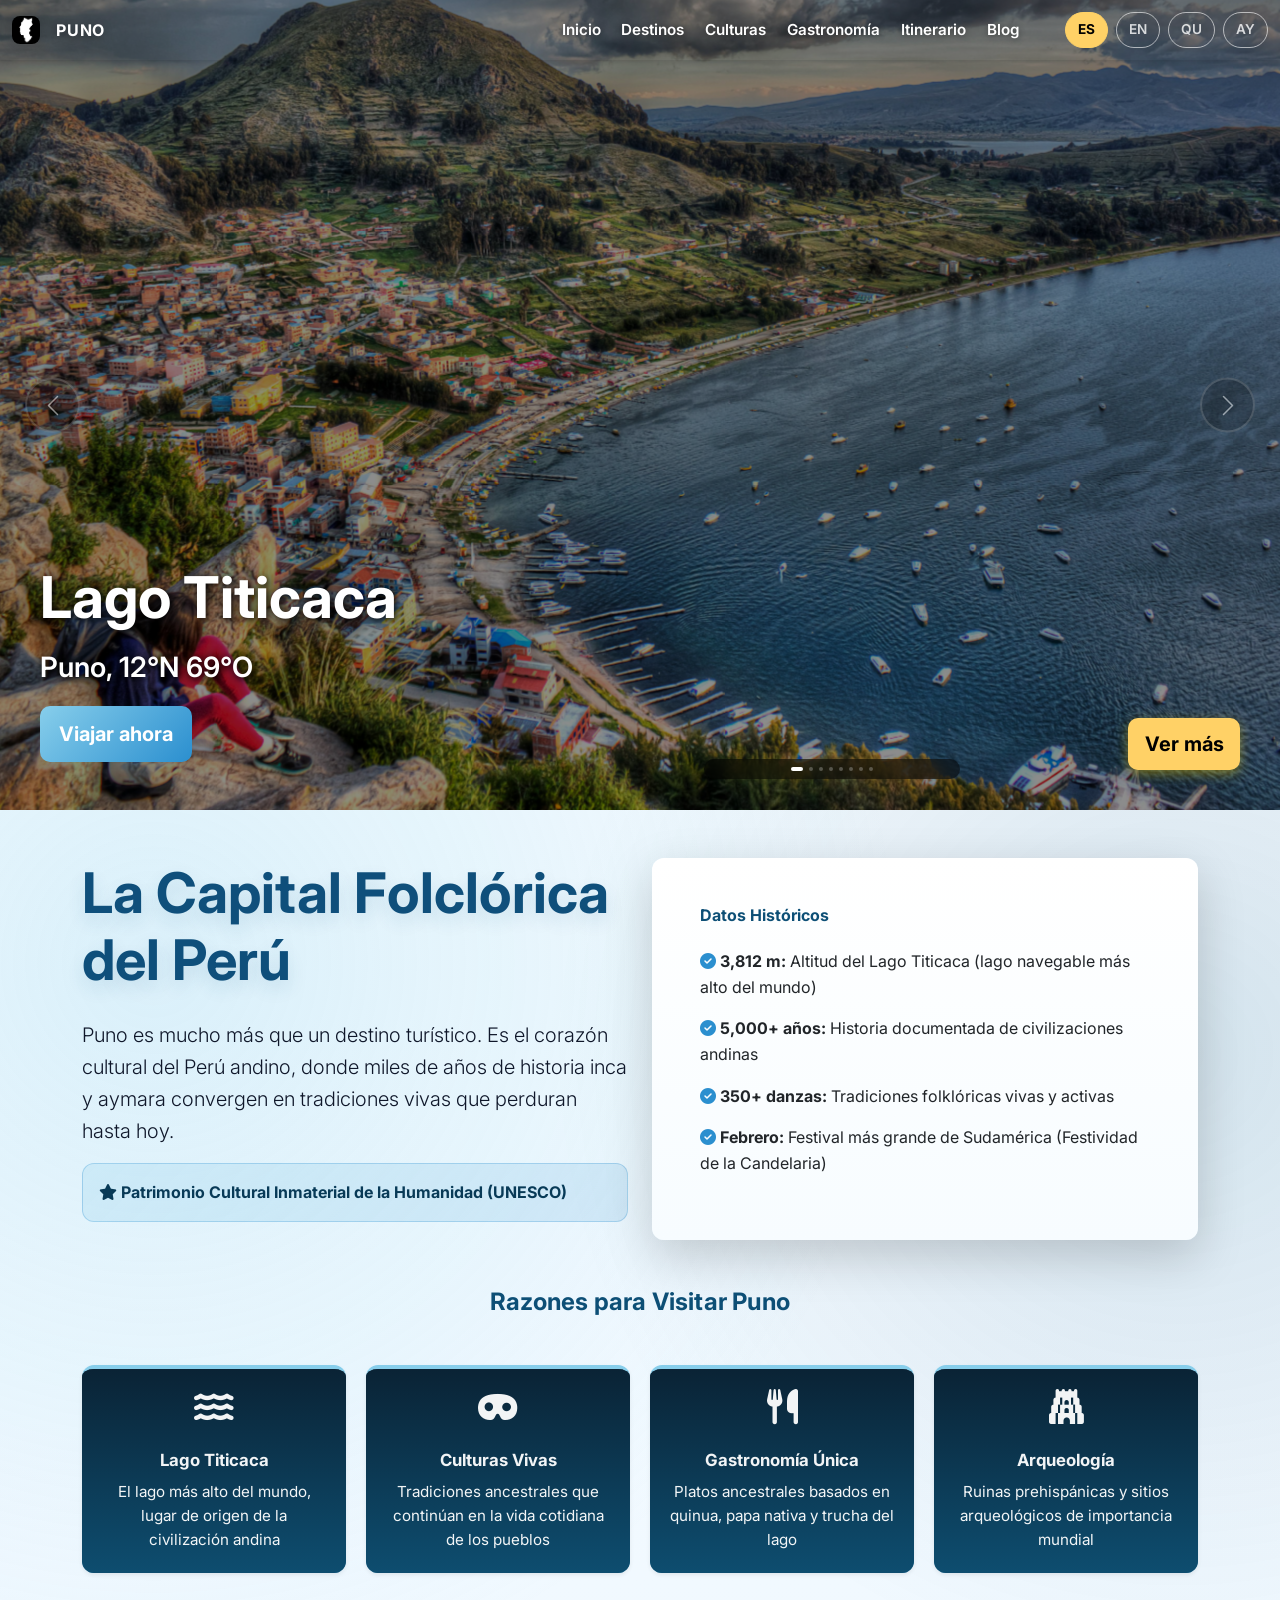
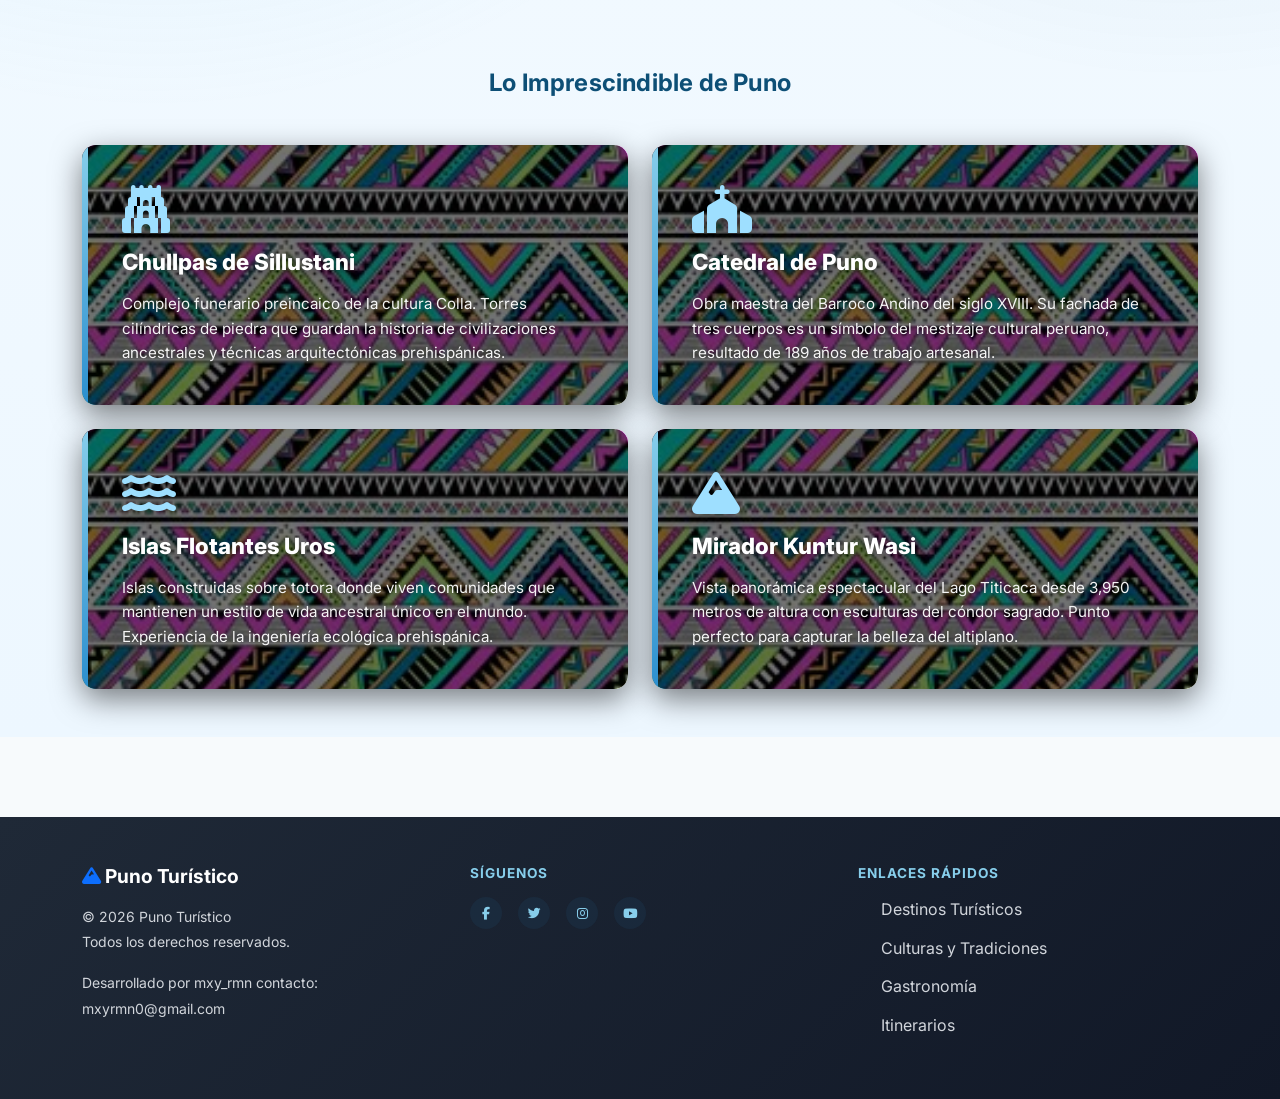
<file: index.html>
<!DOCTYPE html>
<html lang="es">
<head>
    <meta charset="UTF-8">
    <meta name="viewport" content="width=device-width, initial-scale=1.0">
    <link rel="preconnect" href="https://fonts.googleapis.com">
    <link rel="preconnect" href="https://fonts.gstatic.com" crossorigin>
    <link href="https://fonts.googleapis.com/css2?family=Inter:wght@300;400;600;700;800&display=swap" rel="stylesheet">
    <title data-i18n="pagina">Puno | Destino Turístico del Perú</title>
    <link href="https://cdn.jsdelivr.net/npm/bootstrap@5.3.0/dist/css/bootstrap.min.css" rel="stylesheet">
    <link rel="stylesheet" href="https://cdnjs.cloudflare.com/ajax/libs/font-awesome/6.4.0/css/all.min.css">
    <link rel="stylesheet" href="css/style.css">
</head>
<body id="page-inicio">
    <nav class="navbar navbar-expand-lg navbar-dark navbar-custom fixed-top" id="mainNavbar">
        <div class="container-fluid">
            <a class="navbar-brand fw-bold navbar-brand-custom" href="index.html">
                <img src="img/logo/Logo.jpg" class="logo-img" alt="Logo">
                <span class="brand-text">PUNO</span>
            </a>
            <button class="navbar-toggler" type="button" data-bs-toggle="collapse" data-bs-target="#navbarNav">
                <span class="navbar-toggler-icon"></span>
            </button>
            <div class="collapse navbar-collapse" id="navbarNav">
                <ul class="navbar-nav ms-auto me-3">
                    <li class="nav-item"><a class="nav-link nav-link-custom" data-i18n="inicio" href="index.html">Inicio</a></li>
                    <li class="nav-item"><a class="nav-link nav-link-custom" data-i18n="destinos" href="destinos.html">Destinos</a></li>
                    <li class="nav-item"><a class="nav-link nav-link-custom" data-i18n="culturas" href="culturas.html">Culturas</a></li>
                    <li class="nav-item"><a class="nav-link nav-link-custom" data-i18n="gastronomia" href="gastronomia.html">Gastronomía</a></li>
                    <li class="nav-item"><a class="nav-link nav-link-custom" data-i18n="itinerario" href="itinerario.html">Reservas</a></li>
                    <li class="nav-item"><a class="nav-link nav-link-custom" href="blog.html">Blog</a></li>
                </ul>
                <div class="idioma-selector">
                    <button class="btn-idioma active" onclick="cambiarIdioma('es'); actualizarPagina()">ES</button>
                    <button class="btn-idioma" onclick="cambiarIdioma('en'); actualizarPagina()">EN</button>
                    <button class="btn-idioma" onclick="cambiarIdioma('qu'); actualizarPagina()">QU</button>
                    <button class="btn-idioma" onclick="cambiarIdioma('ay'); actualizarPagina()">AY</button>
                </div>
            </div>
        </div>
    </nav>

    <header id="inicio" class="hero-section">
        <div id="carouselHero" class="carousel slide carousel-fade" data-bs-ride="carousel" data-bs-interval="4000">
            <div class="carousel-inner">
                <div class="carousel-item active">
                    <div class="slide-background" style="background-image: url('img/Destinos/Lago titicaca.jpg');"></div>
                    <div class="carousel-caption d-none d-md-block">
                        <div class="content-left">
                            <h1 class="display-2 fw-bold">Lago Titicaca</h1>
                            <p class="lead fs-3">El lago navegable más alto del mundo</p>
                            <div class="hero-cta">
                                <a href="itinerario.html" class="btn btn-cta btn-lg fw-bold">Viajar ahora</a>
                            </div>
                        </div>
                        <a href="destinos.html" class="btn btn-warning btn-lg btn-bottom-right fw-bold">Ver más</a>
                    </div>
                </div>

                <div class="carousel-item">
                    <div class="slide-background" style="background-image: url('img/Destinos/Isla Amantani.webp');"></div>
                    <div class="carousel-caption d-none d-md-block">
                        <div class="content-left">
                            <h1 class="display-2 fw-bold">Isla Amantani</h1>
                            <p class="lead fs-3">Tradición y comunidad en el Lago Titicaca</p>
                            <div class="hero-cta">
                                <a href="itinerario.html" class="btn btn-cta btn-lg fw-bold">Viajar ahora</a>
                            </div>
                        </div>
                        <a href="destinos.html" class="btn btn-warning btn-lg btn-bottom-right fw-bold">Ver más</a>
                    </div>
                </div>

                <div class="carousel-item">
                    <div class="slide-background" style="background-image: url('img/Destinos/Playa Charcas - Capachica.webp');"></div>
                    <div class="carousel-caption d-none d-md-block">
                        <div class="content-left">
                            <h1 class="display-2 fw-bold">Playa Charcas</h1>
                            <p class="lead fs-3">Relájate en la península de Capachica</p>
                            <div class="hero-cta">
                                <a href="itinerario.html" class="btn btn-cta btn-lg fw-bold">Viajar ahora</a>
                            </div>
                        </div>
                        <a href="destinos.html" class="btn btn-warning btn-lg btn-bottom-right fw-bold">Ver más</a>
                    </div>
                </div>
            </div>
            <button class="carousel-control-prev" type="button" data-bs-target="#carouselHero" data-bs-slide="prev">
                <span class="carousel-control-prev-icon" aria-hidden="true"></span>
                <span class="visually-hidden">Anterior</span>
            </button>
            <button class="carousel-control-next" type="button" data-bs-target="#carouselHero" data-bs-slide="next">
                <span class="carousel-control-next-icon" aria-hidden="true"></span>
                <span class="visually-hidden">Siguiente</span>
            </button>
            <div class="carousel-indicators">
                <button type="button" data-bs-target="#carouselHero" data-bs-slide-to="0" class="active" aria-current="true" aria-label="Slide 1"></button>
                <button type="button" data-bs-target="#carouselHero" data-bs-slide-to="1" aria-label="Slide 2"></button>
                <button type="button" data-bs-target="#carouselHero" data-bs-slide-to="2" aria-label="Slide 3"></button>
            </div>
        </div>
    </header>

    <section class="py-5 bg-light home-showcase">
        <div class="container">
            <div class="row align-items-center mb-5">
                <div class="col-lg-6 mb-4 mb-lg-0">
                    <h2 class="display-4 fw-bold mb-4 home-main-title">La Capital Folclórica del Perú</h2>
                    <p class="lead fs-5 mb-3">
                        Puno es mucho más que un destino turístico. Es el corazón cultural del Perú andino, donde miles de años de historia inca y aymara convergen en tradiciones vivas que perduran hasta hoy.
                    </p>
                    <div class="alert home-note" role="alert">
                        <i class="fas fa-star"></i> <strong>Patrimonio Cultural Inmaterial de la Humanidad (UNESCO)</strong>
                    </div>
                </div>
                <div class="col-lg-6">
                    <div class="card border-0 shadow-lg home-stats-card">
                        <div class="card-body p-5">
                            <h5 class="fw-bold mb-4 home-stats-title">Datos Históricos</h5>
                            <ul class="list-unstyled">
                                <li class="mb-3"><i class="fas fa-check-circle home-check"></i> <strong>3,812 m:</strong> Altitud del Lago Titicaca (lago navegable más alto del mundo)</li>
                                <li class="mb-3"><i class="fas fa-check-circle home-check"></i> <strong>5,000+ años:</strong> Historia documentada de civilizaciones andinas</li>
                                <li class="mb-3"><i class="fas fa-check-circle home-check"></i> <strong>350+ danzas:</strong> Tradiciones folklóricas vivas y activas</li>
                                <li class="mb-3"><i class="fas fa-check-circle home-check"></i> <strong>Febrero:</strong> Festival más grande de Sudamérica (Festividad de la Candelaria)</li>
                            </ul>
                        </div>
                    </div>
                </div>
            </div>

            <h3 class="text-center mb-5 fw-bold home-subtitle">Razones para Visitar Puno</h3>
            <div class="card-grid">
                <div class="card-item">
                    <div class="card h-100 border-0 shadow-sm card-accent">
                        <div class="card-body text-center">
                            <i class="fas fa-water fa-3x mb-3 reason-icon"></i>
                            <h5 class="card-title fw-bold">Lago Titicaca</h5>
                            <p class="card-text small">El lago más alto del mundo, lugar de origen de la civilización andina</p>
                        </div>
                    </div>
                </div>

                <div class="card-item">
                    <div class="card h-100 border-0 shadow-sm card-accent">
                        <div class="card-body text-center">
                            <i class="fas fa-mask fa-3x mb-3 reason-icon"></i>
                            <h5 class="card-title fw-bold">Culturas Vivas</h5>
                            <p class="card-text small">Tradiciones ancestrales que continúan en la vida cotidiana de los pueblos</p>
                        </div>
                    </div>
                </div>

                <div class="card-item">
                    <div class="card h-100 border-0 shadow-sm card-accent">
                        <div class="card-body text-center">
                            <i class="fas fa-utensils fa-3x mb-3 reason-icon"></i>
                            <h5 class="card-title fw-bold">Gastronomía Única</h5>
                            <p class="card-text small">Platos ancestrales basados en quinua, papa nativa y trucha del lago</p>
                        </div>
                    </div>
                </div>

                <div class="card-item">
                    <div class="card h-100 border-0 shadow-sm card-accent">
                        <div class="card-body text-center">
                            <i class="fas fa-gopuram fa-3x mb-3 reason-icon"></i>
                            <h5 class="card-title fw-bold">Arqueología</h5>
                            <p class="card-text small">Ruinas prehispánicas y sitios arqueológicos de importancia mundial</p>
                        </div>
                    </div>
                </div>
            </div>

            <div class="row mt-5 pt-5">
                <div class="col-12">
                    <h3 class="text-center mb-5 fw-bold home-subtitle">Lo Imprescindible de Puno</h3>
                </div>
            </div>
            <div class="row g-4">
                <div class="col-lg-6">
                    <div class="banner-imprescindible">
                        <div class="banner-border"></div>
                        <div class="banner-content">
                            <i class="fas fa-gopuram"></i>
                            <h5>Chullpas de Sillustani</h5>
                            <p>Complejo funerario preincaico de la cultura Colla. Torres cilíndricas de piedra que guardan la historia de civilizaciones ancestrales y técnicas arquitectónicas prehispánicas.</p>
                        </div>
                    </div>
                </div>
                <div class="col-lg-6">
                    <div class="banner-imprescindible">
                        <div class="banner-border"></div>
                        <div class="banner-content">
                            <i class="fas fa-church"></i>
                            <h5>Catedral de Puno</h5>
                            <p>Obra maestra del Barroco Andino del siglo XVIII. Su fachada de tres cuerpos es un símbolo del mestizaje cultural peruano, resultado de 189 años de trabajo artesanal.</p>
                        </div>
                    </div>
                </div>
                <div class="col-lg-6">
                    <div class="banner-imprescindible">
                        <div class="banner-border"></div>
                        <div class="banner-content">
                            <i class="fas fa-water"></i>
                            <h5>Islas Flotantes Uros</h5>
                            <p>Islas construidas sobre totora donde viven comunidades que mantienen un estilo de vida ancestral único en el mundo. Experiencia de la ingeniería ecológica prehispánica.</p>
                        </div>
                    </div>
                </div>
                <div class="col-lg-6">
                    <div class="banner-imprescindible">
                        <div class="banner-border"></div>
                        <div class="banner-content">
                            <i class="fas fa-mountain"></i>
                            <h5>Mirador Kuntur Wasi</h5>
                            <p>Vista panorámica espectacular del Lago Titicaca desde 3,950 metros de altura con esculturas del cóndor sagrado. Punto perfecto para capturar la belleza del altiplano.</p>
                        </div>
                    </div>
                </div>
            </div>
        </div>
    </section>

    <footer class="footer-custom">
        <div class="container">
            <div class="footer-content">
                <div class="footer-section footer-logo">
                    <h5 class="fw-bold mb-3">
                        <i class="fas fa-mountain text-primary"></i> Puno Turístico
                    </h5>
                    <p class="small">&copy; 2026 Puno Turístico<br>Todos los derechos reservados.</p>
                    <p class="small">Desarrollado por mxy_rmn contacto: mxyrmn0@gmail.com</p>
                </div>
                <div class="footer-section footer-social">
                    <h6 class="fw-bold mb-3 text-uppercase">Síguenos</h6>
                    <div class="social-footer-links">
                        <a href="#" class="social-footer-icon" title="Facebook">
                            <i class="fab fa-facebook-f"></i>
                        </a>
                        <a href="#" class="social-footer-icon" title="Twitter">
                            <i class="fab fa-twitter"></i>
                        </a>
                        <a href="#" class="social-footer-icon" title="Instagram">
                            <i class="fab fa-instagram"></i>
                        </a>
                        <a href="#" class="social-footer-icon" title="YouTube">
                            <i class="fab fa-youtube"></i>
                        </a>
                    </div>
                </div>
                <div class="footer-section footer-links">
                    <h6 class="fw-bold mb-3 text-uppercase">Enlaces Rápidos</h6>
                    <ul class="footer-nav">
                        <li><a href="destinos.html">Destinos Turísticos</a></li>
                        <li><a href="culturas.html">Culturas y Tradiciones</a></li>
                        <li><a href="gastronomia.html">Gastronomía</a></li>
                        <li><a href="itinerario.html">Itinerarios</a></li>
                    </ul>
                </div>
            </div>
        </div>
    </footer>

    <script src="https://cdn.jsdelivr.net/npm/bootstrap@5.3.0/dist/js/bootstrap.bundle.min.js"></script>
    <script src="js/idiomas.js"></script>
    <script src="js/main.js"></script>
</file>
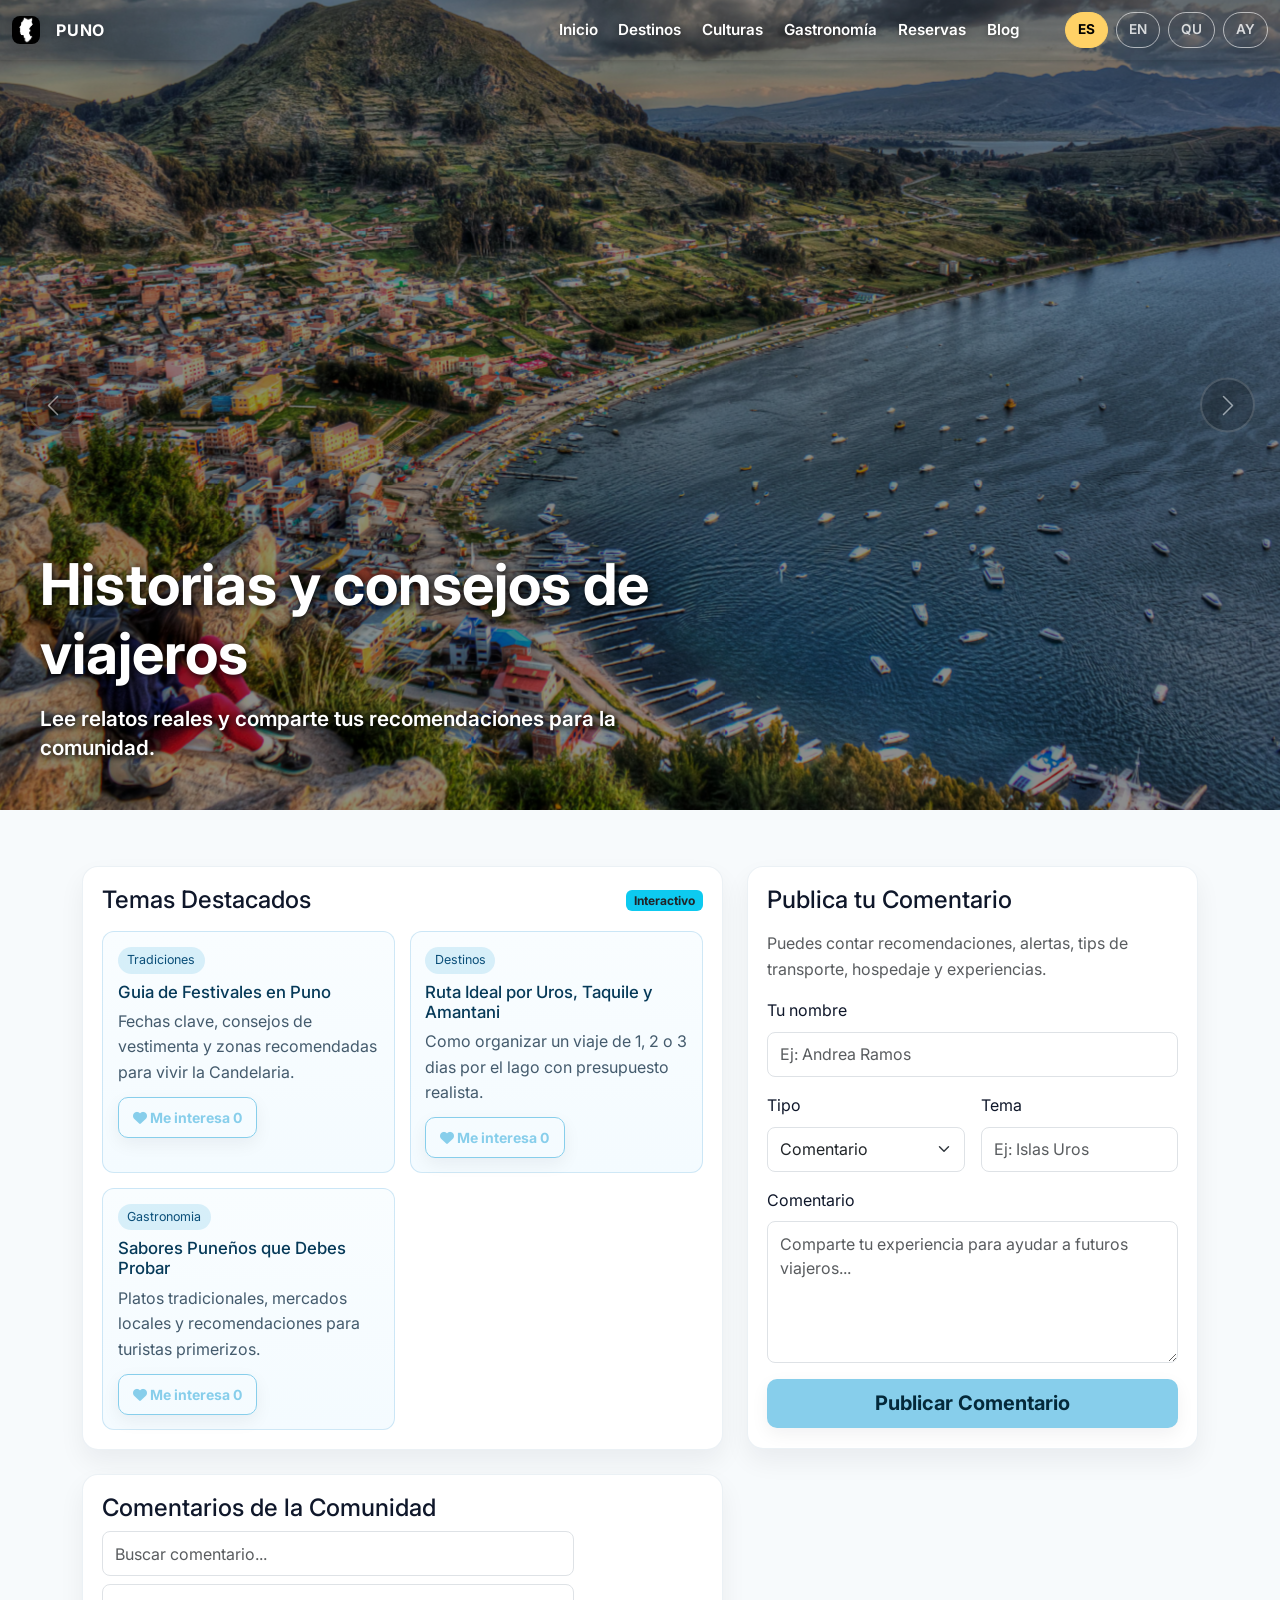
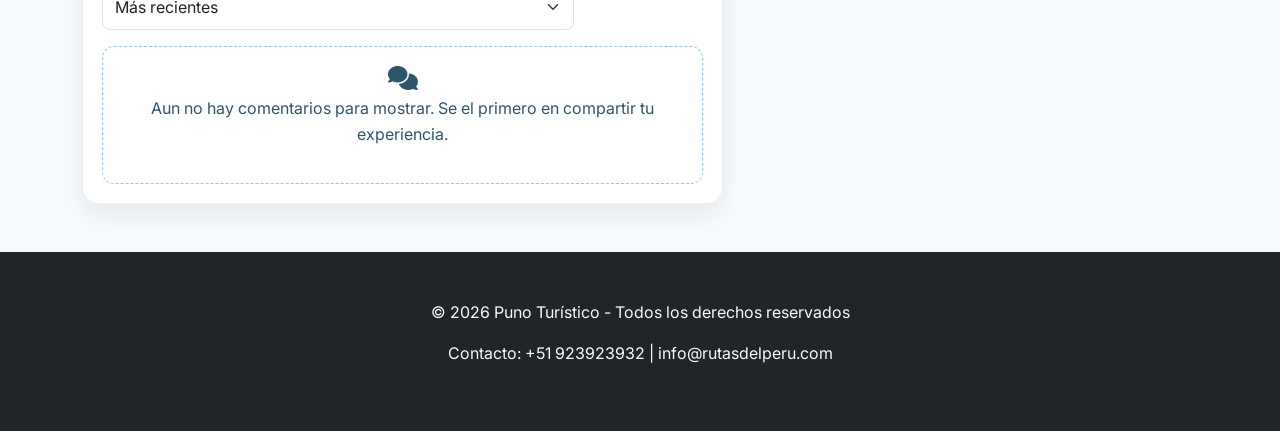
<file: blog.html>
<!DOCTYPE html>
<html lang="es">
<head>
    <meta charset="UTF-8">
    <meta name="viewport" content="width=device-width, initial-scale=1.0">
    <link rel="preconnect" href="https://fonts.googleapis.com">
    <link rel="preconnect" href="https://fonts.gstatic.com" crossorigin>
    <link href="https://fonts.googleapis.com/css2?family=Inter:wght@300;400;600;700;800&display=swap" rel="stylesheet">
    <title>Blog de Viajeros | Puno</title>
    <link href="https://cdn.jsdelivr.net/npm/bootstrap@5.3.0/dist/css/bootstrap.min.css" rel="stylesheet">
    <link rel="stylesheet" href="https://cdnjs.cloudflare.com/ajax/libs/font-awesome/6.4.0/css/all.min.css">
    <link rel="stylesheet" href="css/style.css">
</head>
<body id="page-blog">
    <nav class="navbar navbar-expand-lg navbar-dark navbar-custom fixed-top">
        <div class="container-fluid">
            <a class="navbar-brand fw-bold navbar-brand-custom" href="index.html">
                <img src="img/logo/Logo.jpg" class="logo-img" alt="Logo"> <span class="brand-text">PUNO</span>
            </a>
            <button class="navbar-toggler" type="button" data-bs-toggle="collapse" data-bs-target="#navbarNav">
                <span class="navbar-toggler-icon"></span>
            </button>
            <div class="collapse navbar-collapse" id="navbarNav">
                <ul class="navbar-nav ms-auto me-3">
                    <li class="nav-item"><a class="nav-link nav-link-custom" href="index.html">Inicio</a></li>
                    <li class="nav-item"><a class="nav-link nav-link-custom" href="destinos.html">Destinos</a></li>
                    <li class="nav-item"><a class="nav-link nav-link-custom" href="culturas.html">Culturas</a></li>
                    <li class="nav-item"><a class="nav-link nav-link-custom" href="gastronomia.html">Gastronomía</a></li>
                    <li class="nav-item"><a class="nav-link nav-link-custom" href="itinerario.html">Reservas</a></li>
                    <li class="nav-item"><a class="nav-link nav-link-custom" href="blog.html">Blog</a></li>
                </ul>
                <div class="idioma-selector">
                    <button class="btn-idioma active" onclick="cambiarIdioma('es'); actualizarPagina()">ES</button>
                    <button class="btn-idioma" onclick="cambiarIdioma('en'); actualizarPagina()">EN</button>
                    <button class="btn-idioma" onclick="cambiarIdioma('qu'); actualizarPagina()">QU</button>
                    <button class="btn-idioma" onclick="cambiarIdioma('ay'); actualizarPagina()">AY</button>
                </div>
            </div>
        </div>
    </nav>

    <header class="hero-section">
        <div id="carouselHeroBlog" class="carousel slide carousel-fade" data-bs-ride="carousel" data-bs-interval="4200">
            <div class="carousel-inner">
                <div class="carousel-item active">
                    <div class="slide-background" style="background-image: url('img/Destinos/Lago titicaca.jpg');"></div>
                    <div class="carousel-caption d-none d-md-block">
                        <div class="content-left">
                            <h1 class="display-3 fw-bold">Historias y consejos de viajeros</h1>
                            <p class="lead">Lee relatos reales y comparte tus recomendaciones para la comunidad.</p>
                        </div>
                    </div>
                </div>
                <div class="carousel-item">
                    <div class="slide-background" style="background-image: url('img/Destinos/Isla Suasi.jpg');"></div>
                    <div class="carousel-caption d-none d-md-block">
                        <div class="content-left">
                            <h1 class="display-3 fw-bold">Rutas poco conocidas</h1>
                            <p class="lead">Descubre itinerarios alternativos y tips útiles para viajar seguro.</p>
                        </div>
                    </div>
                </div>
                <div class="carousel-item">
                    <div class="slide-background" style="background-image: url('img/Destinos/Mercado Central.jpg');"></div>
                    <div class="carousel-caption d-none d-md-block">
                        <div class="content-left">
                            <h1 class="display-3 fw-bold">Sabores y tradiciones</h1>
                            <p class="lead">Recetas, mercados y eventos culturales contados por quienes los vivieron.</p>
                        </div>
                    </div>
                </div>
            </div>
            <button class="carousel-control-prev" type="button" data-bs-target="#carouselHeroBlog" data-bs-slide="prev">
                <span class="carousel-control-prev-icon" aria-hidden="true"></span>
                <span class="visually-hidden">Anterior</span>
            </button>
            <button class="carousel-control-next" type="button" data-bs-target="#carouselHeroBlog" data-bs-slide="next">
                <span class="carousel-control-next-icon" aria-hidden="true"></span>
                <span class="visually-hidden">Siguiente</span>
            </button>
        </div>
    </header>

    <section class="pb-5">
        <div class="container">
            <div class="row g-4">
                <div class="col-lg-7">
                    <div class="blog-panel">
                        <div class="d-flex justify-content-between align-items-center mb-3">
                            <h3 class="mb-0">Temas Destacados</h3>
                            <span class="badge bg-info text-dark">Interactivo</span>
                        </div>
                        <div id="blog-highlights" class="blog-highlights-grid"></div>
                    </div>

                    <div class="blog-panel mt-4">
                        <div class="d-flex flex-wrap gap-2 justify-content-between align-items-center mb-3">
                            <h3 class="mb-0">Comentarios de la Comunidad</h3>
                            <div class="d-flex flex-wrap gap-2">
                                <input type="search" id="blog-search" class="form-control" placeholder="Buscar comentario..." style="min-width: 220px;">
                                <select id="blog-sort" class="form-select" style="min-width: 190px;">
                                    <option value="nuevos">Más recientes</option>
                                    <option value="antiguos">Más antiguos</option>
                                    <option value="valorados">Más valorados</option>
                                </select>
                            </div>
                        </div>
                        <div id="blog-comments-list" class="blog-comments-list"></div>
                    </div>
                </div>

                <div class="col-lg-5">
                    <div class="blog-panel sticky-blog-form">
                        <h3 class="mb-3">Publica tu Comentario</h3>
                        <p class="text-muted">Puedes contar recomendaciones, alertas, tips de transporte, hospedaje y experiencias.</p>
                        <form id="blog-comment-form">
                            <div class="mb-3">
                                <label for="blog-nombre" class="form-label">Tu nombre</label>
                                <input type="text" class="form-control" id="blog-nombre" placeholder="Ej: Andrea Ramos" required>
                            </div>
                            <div class="row g-3">
                                <div class="col-md-6">
                                    <label for="blog-tipo" class="form-label">Tipo</label>
                                    <select id="blog-tipo" class="form-select">
                                        <option value="Comentario">Comentario</option>
                                        <option value="Tip">Tip</option>
                                        <option value="Recomendación">Recomendación</option>
                                        <option value="Alerta">Alerta</option>
                                    </select>
                                </div>
                                <div class="col-md-6">
                                    <label for="blog-tema" class="form-label">Tema</label>
                                    <input type="text" class="form-control" id="blog-tema" placeholder="Ej: Islas Uros">
                                </div>
                            </div>
                            <div class="mt-3 mb-3">
                                <label for="blog-mensaje" class="form-label">Comentario</label>
                                <textarea id="blog-mensaje" class="form-control" rows="5" placeholder="Comparte tu experiencia para ayudar a futuros viajeros..." required></textarea>
                            </div>
                            <button type="submit" class="btn btn-primary w-100 btn-lg">Publicar Comentario</button>
                        </form>
                    </div>
                </div>
            </div>
        </div>
    </section>

    <footer class="bg-dark text-light py-5">
        <div class="container text-center">
            <p>&copy; 2026 Puno Turístico - Todos los derechos reservados</p>
            <p>Contacto: +51 923923932 | info@rutasdelperu.com</p>
        </div>
    </footer>

    <script src="https://cdn.jsdelivr.net/npm/bootstrap@5.3.0/dist/js/bootstrap.bundle.min.js"></script>
    <script src="js/idiomas.js"></script>
    <script src="js/main.js"></script>
</body>
</html>
</file>
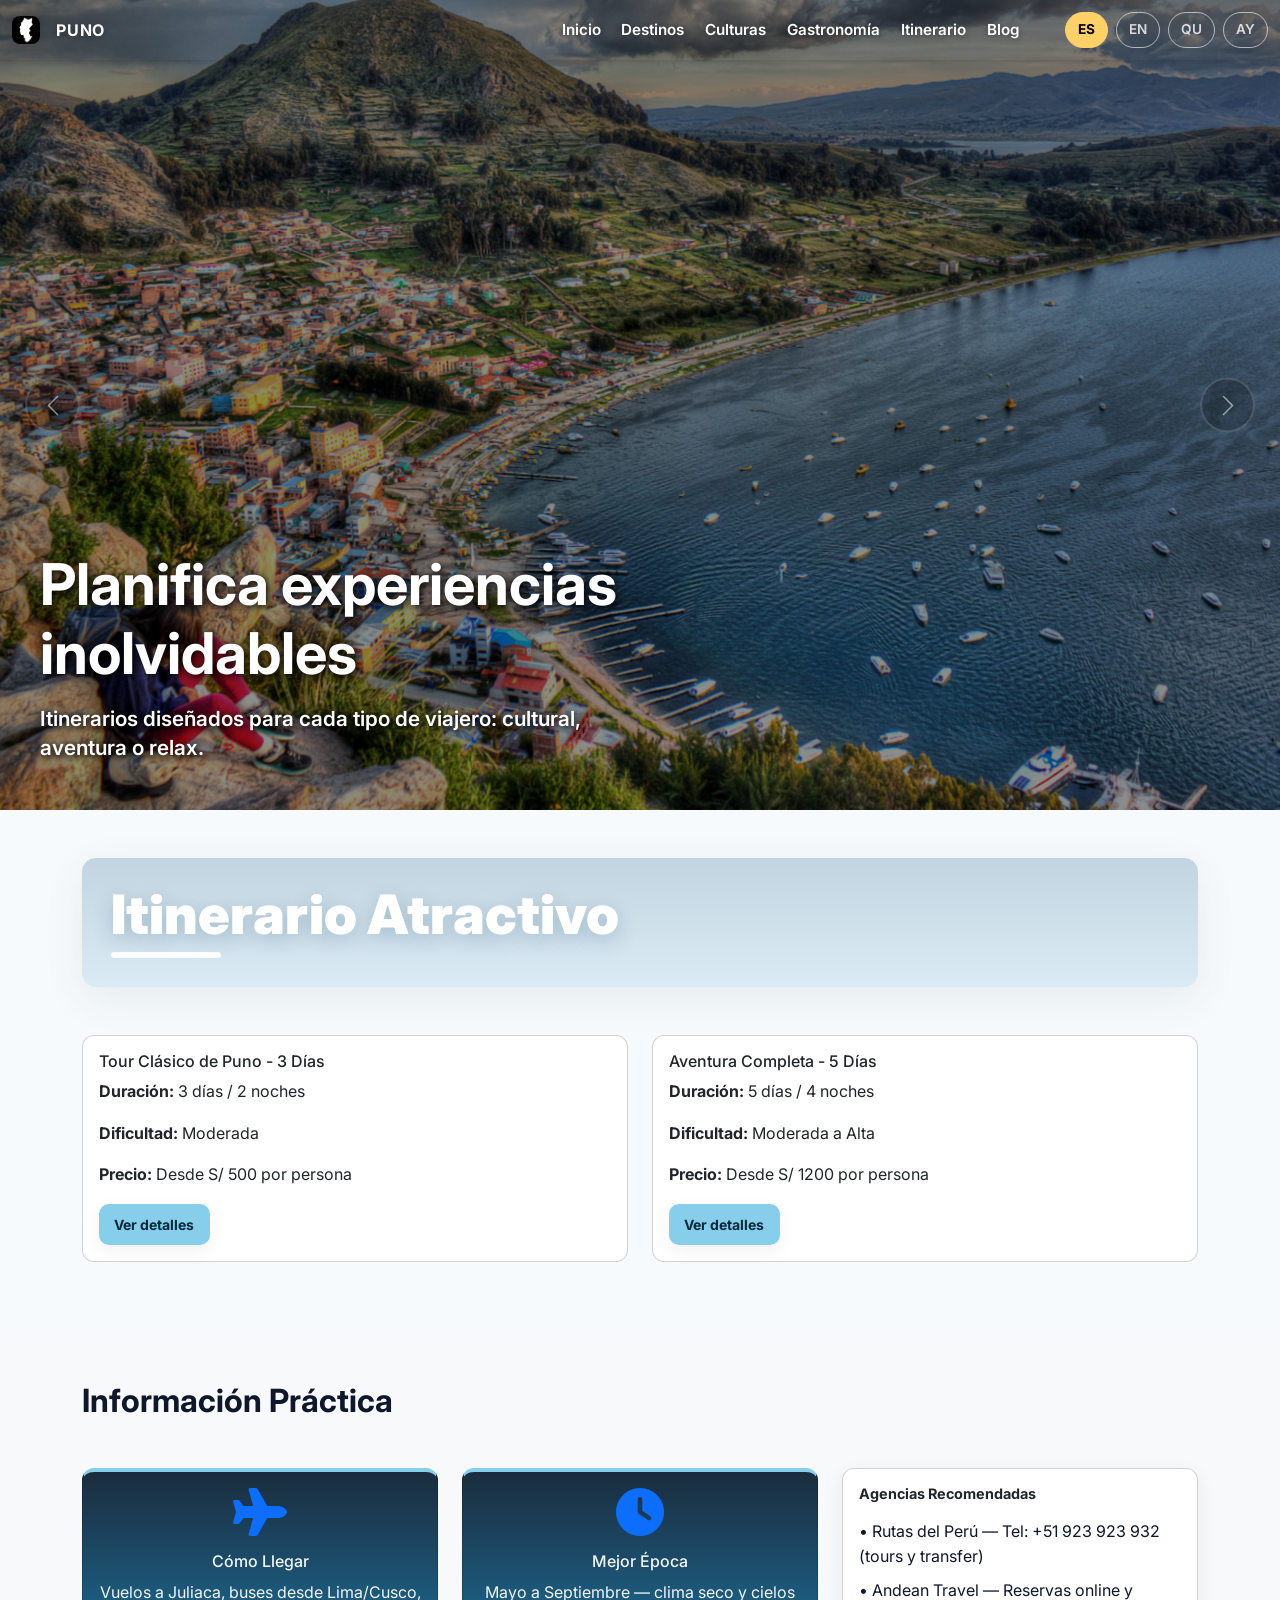
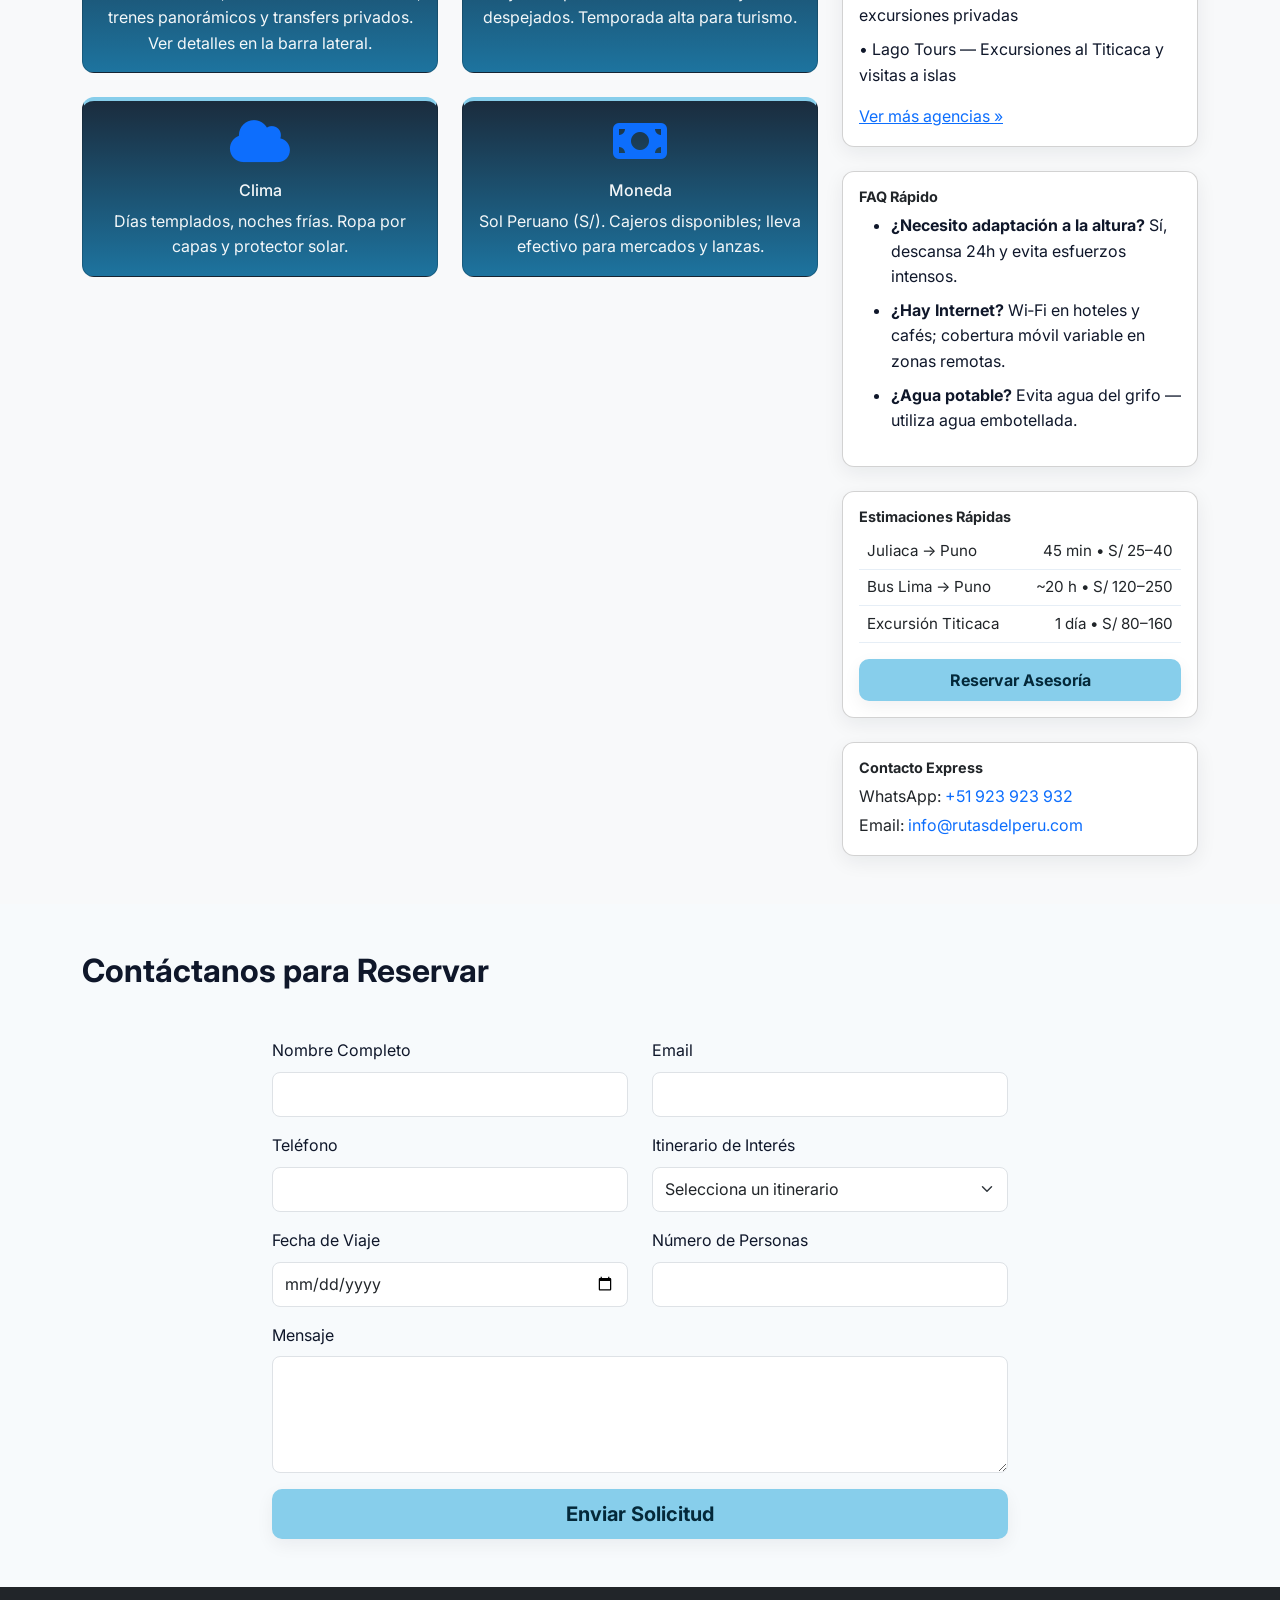
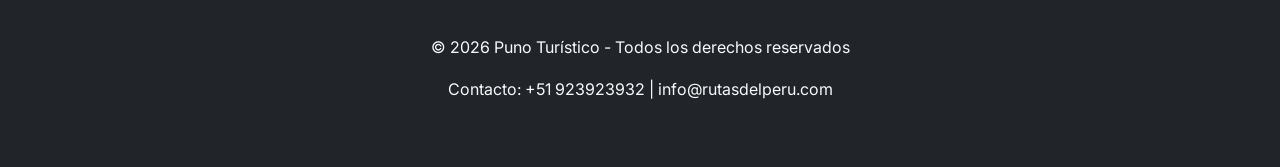
<file: itinerario.html>
<!DOCTYPE html>
<html lang="es">
<head>
    <meta charset="UTF-8">
    <meta name="viewport" content="width=device-width, initial-scale=1.0">
    <link rel="preconnect" href="https://fonts.googleapis.com">
    <link rel="preconnect" href="https://fonts.gstatic.com" crossorigin>
    <link href="https://fonts.googleapis.com/css2?family=Inter:wght@300;400;600;700;800&display=swap" rel="stylesheet">
    <title data-i18n="itinerarioTitle">Itinerarios Atractivos de Puno</title>
    <link href="https://cdn.jsdelivr.net/npm/bootstrap@5.3.0/dist/css/bootstrap.min.css" rel="stylesheet">
    <link rel="stylesheet" href="https://cdnjs.cloudflare.com/ajax/libs/font-awesome/6.4.0/css/all.min.css">
    <link rel="stylesheet" href="css/style.css">
</head>
<body id="page-itinerario">
    <nav class="navbar navbar-expand-lg navbar-dark navbar-custom fixed-top">
        <div class="container-fluid">
                <a class="navbar-brand fw-bold navbar-brand-custom" href="index.html">
                <img src="img/logo/Logo.jpg" class="logo-img" alt="Logo"> <span class="brand-text">PUNO</span>
            </a>
            <button class="navbar-toggler" type="button" data-bs-toggle="collapse" data-bs-target="#navbarNav">
                <span class="navbar-toggler-icon"></span>
            </button>
            <div class="collapse navbar-collapse" id="navbarNav">
                <ul class="navbar-nav ms-auto me-3">
                    <li class="nav-item"><a class="nav-link nav-link-custom" data-i18n="inicio" href="index.html">Inicio</a></li>
                    <li class="nav-item"><a class="nav-link nav-link-custom" data-i18n="destinos" href="destinos.html">Destinos</a></li>
                    <li class="nav-item"><a class="nav-link nav-link-custom" data-i18n="culturas" href="culturas.html">Culturas</a></li>
                    <li class="nav-item"><a class="nav-link nav-link-custom" data-i18n="gastronomia" href="gastronomia.html">Gastronomía</a></li>
                    <li class="nav-item"><a class="nav-link nav-link-custom" data-i18n="itinerario" href="itinerario.html">Reservas</a></li>
                    <li class="nav-item"><a class="nav-link nav-link-custom" href="blog.html">Blog</a></li>
                </ul>
                <div class="idioma-selector">
                    <button class="btn-idioma active" onclick="cambiarIdioma('es'); actualizarPagina()">ES</button>
                    <button class="btn-idioma" onclick="cambiarIdioma('en'); actualizarPagina()">EN</button>
                    <button class="btn-idioma" onclick="cambiarIdioma('qu'); actualizarPagina()">QU</button>
                    <button class="btn-idioma" onclick="cambiarIdioma('ay'); actualizarPagina()">AY</button>
                </div>
            </div>
        </div>
    </nav>

    <header class="hero-section">
        <div id="carouselHeroItinerario" class="carousel slide carousel-fade" data-bs-ride="carousel" data-bs-interval="4200">
            <div class="carousel-inner">
                <div class="carousel-item active">
                    <div class="slide-background" style="background-image: url('img/Destinos/Lago titicaca.jpg');"></div>
                    <div class="carousel-caption d-none d-md-block">
                        <div class="content-left">
                            <h1 class="display-3 fw-bold">Planifica experiencias inolvidables</h1>
                            <p class="lead">Itinerarios diseñados para cada tipo de viajero: cultural, aventura o relax.</p>
                        </div>
                    </div>
                </div>
                <div class="carousel-item">
                    <div class="slide-background" style="background-image: url('img/Destinos/Isla Amantani.webp');"></div>
                    <div class="carousel-caption d-none d-md-block">
                        <div class="content-left">
                            <h1 class="display-3 fw-bold">Experiencias vivenciales</h1>
                            <p class="lead">Hospedajes en comunidades, caminatas y sabores locales.</p>
                        </div>
                    </div>
                </div>
                <div class="carousel-item">
                    <div class="slide-background" style="background-image: url('img/Destinos/Isla Uros.jpg');"></div>
                    <div class="carousel-caption d-none d-md-block">
                        <div class="content-left">
                            <h1 class="display-3 fw-bold">Excursiones al Titicaca</h1>
                            <p class="lead">Salidas diarias a islas y sitios emblemáticos del lago.</p>
                        </div>
                    </div>
                </div>
            </div>
            <button class="carousel-control-prev" type="button" data-bs-target="#carouselHeroItinerario" data-bs-slide="prev">
                <span class="carousel-control-prev-icon" aria-hidden="true"></span>
                <span class="visually-hidden">Anterior</span>
            </button>
            <button class="carousel-control-next" type="button" data-bs-target="#carouselHeroItinerario" data-bs-slide="next">
                <span class="carousel-control-next-icon" aria-hidden="true"></span>
                <span class="visually-hidden">Siguiente</span>
            </button>
        </div>
    </header>

    <section class="py-5">
        <div class="container">
            <h1 data-i18n="itinerarioTitle" class="mb-5 section-hero-title">Itinerarios Atractivos</h1>
            <div class="row g-4" id="itinerarios-container">
                
            </div>
        </div>
    </section>

    <section class="py-5 bg-light">
        <div class="container">
            <h2 class="mb-5">Información Práctica</h2>
            <div class="row">
                <div class="col-lg-8">
                    <div class="row g-4">
                        <div class="col-md-6">
                            <div class="card card-accent h-100">
                                <div class="card-body text-center">
                                    <i class="fas fa-plane fa-3x text-primary mb-3"></i>
                                    <h5 class="card-title">Cómo Llegar</h5>
                                    <p class="card-text mb-0">Vuelos a Juliaca, buses desde Lima/Cusco, trenes panorámicos y transfers privados. Ver detalles en la barra lateral.</p>
                                </div>
                            </div>
                        </div>
                        <div class="col-md-6">
                            <div class="card card-accent h-100">
                                <div class="card-body text-center">
                                    <i class="fas fa-clock fa-3x text-primary mb-3"></i>
                                    <h5 class="card-title">Mejor Época</h5>
                                    <p class="card-text mb-0">Mayo a Septiembre — clima seco y cielos despejados. Temporada alta para turismo.</p>
                                </div>
                            </div>
                        </div>
                        <div class="col-md-6">
                            <div class="card card-accent h-100">
                                <div class="card-body text-center">
                                    <i class="fas fa-cloud fa-3x text-primary mb-3"></i>
                                    <h5 class="card-title">Clima</h5>
                                    <p class="card-text mb-0">Días templados, noches frías. Ropa por capas y protector solar.</p>
                                </div>
                            </div>
                        </div>
                        <div class="col-md-6">
                            <div class="card card-accent h-100">
                                <div class="card-body text-center">
                                    <i class="fas fa-money-bill fa-3x text-primary mb-3"></i>
                                    <h5 class="card-title">Moneda</h5>
                                    <p class="card-text mb-0">Sol Peruano (S/). Cajeros disponibles; lleva efectivo para mercados y lanzas.</p>
                                </div>
                            </div>
                        </div>
                    </div>
                </div>
                <aside class="col-lg-4">
                    <div class="sticky-sidebar">
                        <div class="card sidebar-card mb-4">
                            <div class="card-body">
                                <h6 class="fw-bold">Agencias Recomendadas</h6>
                                <ul class="list-unstyled info-list mt-3">
                                    <li>• Rutas del Perú — Tel: +51 923 923 932 (tours y transfer)</li>
                                    <li>• Andean Travel — Reservas online y excursiones privadas</li>
                                    <li>• Lago Tours — Excursiones al Titicaca y visitas a islas</li>
                                </ul>
                                <a href="#" class="d-block mt-3 text-primary">Ver más agencias »</a>
                            </div>
                        </div>
                        <div class="card sidebar-card mb-4">
                            <div class="card-body">
                                <h6 class="fw-bold">FAQ Rápido</h6>
                                <ul class="info-list mt-2">
                                    <li><strong>¿Necesito adaptación a la altura?</strong> Sí, descansa 24h y evita esfuerzos intensos.</li>
                                    <li><strong>¿Hay Internet?</strong> Wi‑Fi en hoteles y cafés; cobertura móvil variable en zonas remotas.</li>
                                    <li><strong>¿Agua potable?</strong> Evita agua del grifo — utiliza agua embotellada.</li>
                                </ul>
                            </div>
                        </div>
                        <div class="card sidebar-card mb-4">
                            <div class="card-body">
                                <h6 class="fw-bold">Estimaciones Rápidas</h6>
                                <table class="estimate-table mt-2">
                                    <tr><td>Juliaca → Puno</td><td class="text-end">45 min • S/ 25–40</td></tr>
                                    <tr><td>Bus Lima → Puno</td><td class="text-end">~20 h • S/ 120–250</td></tr>
                                    <tr><td>Excursión Titicaca</td><td class="text-end">1 día • S/ 80–160</td></tr>
                                </table>
                                <a href="#reserva-form" class="btn btn-primary btn-quick-contact mt-3 w-100">Reservar Asesoría</a>
                            </div>
                        </div>
                        <div class="card sidebar-card">
                            <div class="card-body">
                                <h6 class="fw-bold">Contacto Express</h6>
                                <p class="mb-1">WhatsApp: <a href="https://wa.me/51923923932" class="text-decoration-none">+51 923 923 932</a></p>
                                <p class="mb-0">Email: <a href="mailto:info@rutasdelperu.com" class="text-decoration-none">info@rutasdelperu.com</a></p>
                            </div>
                        </div>
                    </div>
                </aside>
            </div>
        </div>
    </section>

    <section class="py-5">
        <div class="container">
            <h2 class="mb-5">Contáctanos para Reservar</h2>
            <div class="row justify-content-center">
                <div class="col-lg-8">
                    <form id="reserva-form">
                        <div class="row mb-3">
                            <div class="col-md-6">
                                <label for="nombre" class="form-label">Nombre Completo</label>
                                <input type="text" class="form-control" id="nombre" required>
                            </div>
                            <div class="col-md-6">
                                <label for="email" class="form-label">Email</label>
                                <input type="email" class="form-control" id="email" required>
                            </div>
                        </div>
                        <div class="row mb-3">
                            <div class="col-md-6">
                                <label for="telefono" class="form-label">Teléfono</label>
                                <input type="tel" class="form-control" id="telefono" required>
                            </div>
                            <div class="col-md-6">
                                <label for="itinerario" class="form-label">Itinerario de Interés</label>
                                <select class="form-select" id="itinerario" required>
                                    <option value="" selected disabled>Selecciona un itinerario</option>
                                    <option value="tour-clasico">Tour Clásico - 3 Días</option>
                                    <option value="aventura-completa">Aventura Completa - 5 Días</option>
                                    <option value="excursion-titicaca">Excursión Lago Titicaca - 1 Día</option>
                                    <option value="familiar-relax">Familiar / Relax - 2 Días</option>
                                    <option value="experiencia-cultural">Experiencia Cultural - 4 Días</option>
                                    <option value="trekking-aventura">Trekking & Aventura - 6 Días</option>
                                </select>
                            </div>
                        </div>
                        <div class="row mb-3">
                            <div class="col-md-6">
                                <label for="fecha" class="form-label">Fecha de Viaje</label>
                                <input type="date" class="form-control" id="fecha" required>
                            </div>
                            <div class="col-md-6">
                                <label for="personas" class="form-label">Número de Personas</label>
                                <input type="number" class="form-control" id="personas" min="1" required>
                            </div>
                        </div>
                        <div class="mb-3">
                            <label for="mensaje" class="form-label">Mensaje</label>
                            <textarea class="form-control" id="mensaje" rows="4"></textarea>
                        </div>
                        <button type="submit" class="btn btn-primary btn-lg w-100">Enviar Solicitud</button>
                        <div id="estimacion-presupuesto" class="mt-3" style="display:none;"></div>
                    </form>
                </div>
            </div>
        </div>
    </section>

    <footer class="bg-dark text-light py-5">
        <div class="container text-center">
            <p>&copy; 2026 Puno Turístico - Todos los derechos reservados</p>
            <p>Contacto: +51 923923932 | info@rutasdelperu.com</p>
        </div>
    </footer>

    <script src="https://cdn.jsdelivr.net/npm/bootstrap@5.3.0/dist/js/bootstrap.bundle.min.js"></script>
    <script src="js/idiomas.js"></script>
    <script src="js/main.js"></script>
</body>
</html>
</file>
<file: css/style.css>
@import url('https://fonts.googleapis.com/css2?family=Inter:wght@300;400;600;700;800&display=swap');
:root {
    --primary-color: #87CEEB; /* skyblue */
    --primary-dark: #2b8fcf;
    --secondary-color: #FFD166; /* warm yellow */
    --accent-color: #064E7A; /* deep teal/navy */
    --light-bg: #F7FAFC;
    --dark-text: #0f172a;
    --muted-text: #6b7280;
    --border-color: #e6eef6;
    --card-radius: 12px;
    --card-shadow: 0 6px 20px rgba(15, 23, 42, 0.07);
}

* {
    margin: 0;
    padding: 0;
    box-sizing: border-box;
}

html {
    scroll-behavior: smooth;
}

body {
    font-family: 'Inter', system-ui, -apple-system, 'Segoe UI', Roboto, 'Helvetica Neue', Arial;
    color: var(--dark-text);
    line-height: 1.6;
    overflow-x: hidden;
    padding-top: 0;
}

html {
    font-size: 16px;
    -webkit-font-smoothing: antialiased;
    -moz-osx-font-smoothing: grayscale;
}

.sticky-sidebar {
    position: sticky;
    top: 100px;
}
.sidebar-card {
    border-radius: var(--card-radius);
    box-shadow: var(--card-shadow);
    overflow: hidden;
}
.info-list li {
    margin-bottom: 0.5rem;
    color: var(--dark-text);
}
.estimate-table {
    width: 100%;
    border-collapse: collapse;
}
.estimate-table td {
    padding: 0.35rem 0.5rem;
    border-bottom: 1px solid var(--border-color);
    font-size: 0.95rem;
}
.btn-quick-contact {
    background: linear-gradient(90deg, var(--primary-color), var(--primary-dark));
    border: none;
}
body {
    font-size: 1rem;
    background: var(--light-bg);
}

.site-container {
    max-width: 1200px;
    margin: 0 auto;
    padding: 0 1rem;
}

section {
    padding: 3.5rem 0;
}

.section-title {
    text-align: center;
    margin-bottom: 1.25rem;
    font-weight: 700;
    color: var(--dark-text);
}

h1 { font-size: 2.8rem; line-height: 1.05; margin-bottom: 0.6rem; }
h2 { font-size: 2.0rem; margin-bottom: 0.6rem; }
h3 { font-size: 1.5rem; }
h4 { font-size: 1.15rem; }
h5 { font-size: 1rem; }
h6 { font-size: 0.9rem; }

.btn {
    border-radius: 10px;
    padding: 0.56rem 0.9rem;
    font-weight: 700;
    box-shadow: 0 6px 18px rgba(15,23,42,0.06);
    transition: transform 0.18s ease, box-shadow 0.18s ease;
}
.btn:active { transform: translateY(1px); }
.btn-primary {
    background: var(--primary-color) !important;
    border-color: transparent !important;
    color: #04293A !important;
}
.btn-primary:hover {
    filter: brightness(0.98);
    transform: translateY(-1px);
    box-shadow: 0 10px 30px rgba(15,23,42,0.08);
}
.btn-outline-primary {
    border-color: var(--primary-color) !important;
    color: var(--primary-color) !important;
}

img { max-width: 100%; height: auto; display: block; border-radius: 8px; }

.form-control, .form-select {
    border-radius: 8px;
    padding: 0.6rem 0.75rem;
}

.card { border-radius: var(--card-radius); }

.muted { color: var(--muted-text); }

@media (max-width: 768px) {
    h1 { font-size: 1.8rem; }
    .site-container { padding: 0 0.9rem; }
    section { padding: 2rem 0; }
    .hero-section .carousel-caption .content-left { max-width: 90%; padding: 0 1rem 2rem 1rem; }
    .hero-section .carousel-caption h1 { font-size: 2.2rem; }
}

.hero-section {
    position: relative;
    width: 100%;
    display: flex;
    align-items: center;
    justify-content: center;
    overflow: hidden;
    z-index: 1;
    margin-top: 0;
    padding-top: 0;
    margin-bottom: 0;
}

.hero-section .carousel {
    width: 100%;
    display: flex;
}

.hero-section .carousel-inner {
    width: 100%;
    height: 90vh;
    min-height: 90vh;
}

.hero-section .carousel-item {
    height: 90vh;
    min-height: 90vh;
    position: relative;
    display: flex;
    align-items: center;
    justify-content: center;
    width: 100%;
}

.slide-background {
    position: absolute;
    top: 0;
    left: 0;
    width: 100%;
    height: 100%;
    z-index: 0;
    background-size: cover;
    background-position: center;
    background-repeat: no-repeat;
}

.slide-background::before {
    content: '';
    position: absolute;
    top: 0;
    left: 0;
    right: 0;
    bottom: 0;
    background: rgba(0, 0, 0, 0.45);
    z-index: 1;
}

.carousel-fade .carousel-item {
    transition: opacity 0.9s ease-in-out;
}

.slide-background {
    position: absolute;
    top: 0;
    left: 0;
    width: 100%;
    height: 100%;
    z-index: 0;
    background-size: cover;
    background-position: center;
    background-repeat: no-repeat;
    will-change: transform;
    transition: transform 12s ease-out;
    transform: scale(1);
}

.carousel-item.active .slide-background {
    transform: scale(1.06); /* gentle zoom-in while active */
}

.hero-section .carousel-control-prev,
.hero-section .carousel-control-next {
    width: 56px;
    height: 56px;
    border-radius: 50%;
    background: rgba(0,0,0,0.28);
    display: flex;
    align-items: center;
    justify-content: center;
}

.hero-section .carousel-indicators {
    background: rgba(0,0,0,0.35);
    width: auto;
    padding: 0.4rem 1rem;
    border-radius: 999px;
}

.hero-section .carousel-caption {
    position: absolute !important;
    bottom: 0 !important;
    top: 0 !important;
    left: 0 !important;
    right: 0 !important;
    transform: none !important;
    width: 100%;
    height: 100%;
    background: transparent !important;
    padding: 0 !important;
    border-radius: 0;
    backdrop-filter: none;
    box-shadow: none;
    z-index: 10;
    color: white;
    text-align: left;
    display: flex !important;
    flex-direction: column;
    justify-content: flex-end;
    align-items: flex-start;
}

.hero-section .carousel-caption .content-left {
    padding: 0 2.5rem 3rem 2.5rem;
    animation: fadeInUp 2.5s ease-out;
    max-width: 55%;
    word-wrap: break-word;
    word-break: break-word;
}

.hero-section .carousel-caption h1 {
    margin: 0 0 1rem 0;
    animation: fadeInUp 0.8s ease-out;
    color: white;
    line-height: 1.2;
    font-size: 3.6rem;
    font-weight: 800;
    text-shadow: 2px 2px 6px rgba(0, 0, 0, 0.7), 0 0 12px rgba(0, 0, 0, 0.5);
}

.hero-section .carousel-caption p {
    margin: 0;
    text-shadow: 2px 2px 6px rgba(0, 0, 0, 0.9), 0 0 10px rgba(0, 0, 0, 0.7);
    animation: fadeInUp 1s ease-out;
    color: rgba(255, 255, 255, 1);
    line-height: 1.4;
    font-size: 1.3rem;
    font-weight: 600;
}

.hero-section .carousel-caption .btn-bottom-right {
    position: absolute;
    bottom: 2.5rem;
    right: 2.5rem;
    animation: fadeInUp 1.2s ease-out;
    transition: all 0.3s ease;
    background: var(--secondary-color) !important;
    color: black !important;
    font-weight: 700;
    border: 2px solid var(--secondary-color);
    box-shadow: 0 4px 12px rgba(255, 215, 0, 0.4);
}

.hero-section .carousel-caption .btn:hover {
    transform: translateY(-3px);
    box-shadow: 0 12px 24px rgba(0, 0, 0, 0.4) !important;
}

.hero-section .carousel-indicators {
    position: absolute !important;
    bottom: 15px !important;
    left: 50% !important;
    transform: translateX(-50%);
    z-index: 20;
    display: flex;
    gap: 6px;
    padding: 8px 14px;
    background: rgba(0, 0, 0, 0.5);
    border-radius: 50px;
    backdrop-filter: blur(8px);
}

.hero-section .carousel-indicators button {
    width: 4px !important;
    height: 4px !important;
    border-radius: 50% !important;
    background-color: rgba(255, 255, 255, 0.5) !important;
    border: none !important;
    cursor: pointer;
    transition: all 0.4s ease;
    margin: 0 !important;
    padding: 0 !important;
}

.hero-section .carousel-indicators button.active {
    background-color: white !important;
    width: 12px !important;
    border-radius: 15px !important;
    box-shadow: 0 2px 8px rgba(0, 0, 0, 0.4);
}

.hero-section .carousel-indicators button:hover {
    background-color: rgba(255, 255, 255, 0.85) !important;
    transform: scale(1.15);
}

.hero-section .carousel-control-prev,
.hero-section .carousel-control-next {
    width: 55px;
    height: 55px;
    top: 50%;
    transform: translateY(-50%);
    background: rgba(0, 0, 0, 0.4) !important;
    border-radius: 50%;
    display: flex !important;
    align-items: center;
    justify-content: center;
    transition: all 0.3s ease;
    z-index: 15;
    border: 2px solid rgba(255, 255, 255, 0.3);
}

.hero-section .carousel-control-prev:hover,
.hero-section .carousel-control-next:hover {
    background: rgba(0, 0, 0, 0.7) !important;
    border-color: rgba(255, 255, 255, 0.6);
}

.hero-section .carousel-control-prev-icon,
.hero-section .carousel-control-next-icon {
    filter: brightness(1.8);
    width: 24px;
    height: 24px;
}

.hero-section .carousel-control-prev {
    left: 25px;
}

.hero-section .carousel-control-next {
    right: 25px;
}

.carousel-fade .carousel-item {
    opacity: 0;
    transition-property: opacity;
    transition-duration: 0.8s;
}

.carousel-fade .carousel-item.active {
    opacity: 1;
}

.carousel-puno-inner {
    border-radius: 12px;
    overflow: hidden;
    box-shadow: 0 4px 15px rgba(0, 0, 0, 0.15);
}

.carousel-puno-inner img {
    display: block;
    width: 100%;
}

.carousel-indicators-mini {
    position: absolute !important;
    bottom: 15px !important;
    left: 50% !important;
    transform: translateX(-50%);
    z-index: 20;
    display: flex;
    gap: 8px;
    padding: 8px 12px;
    background: rgba(0, 0, 0, 0.3);
    border-radius: 50px;
    backdrop-filter: blur(5px);
}

.carousel-indicators-mini button {
    width: 10px !important;
    height: 10px !important;
    border-radius: 50% !important;
    background-color: rgba(255, 255, 255, 0.6) !important;
    border: none !important;
    cursor: pointer;
    transition: all 0.4s ease;
    margin: 0 !important;
    padding: 0 !important;
}

.carousel-indicators-mini button.active {
    background-color: white !important;
    width: 24px !important;
    border-radius: 15px !important;
    box-shadow: 0 2px 6px rgba(0, 0, 0, 0.3);
}

.carousel-indicators-mini button:hover {
    background-color: rgba(255, 255, 255, 0.9) !important;
}

.carousel-control-mini {
    width: 40px;
    height: 40px;
    top: 50%;
    transform: translateY(-50%);
    background: rgba(0, 0, 0, 0.3) !important;
    border-radius: 50%;
    display: flex !important;
    align-items: center;
    justify-content: center;
    transition: all 0.3s ease;
    z-index: 15;
    border: none;
}

.carousel-control-mini:hover {
    background: rgba(0, 0, 0, 0.6) !important;
}

.carousel-control-mini .carousel-control-prev-icon,
.carousel-control-mini .carousel-control-next-icon {
    filter: brightness(1.5);
    width: 18px;
    height: 18px;
}

.table-responsive {
    border-radius: 12px;
    overflow: hidden;
    box-shadow: 0 4px 15px rgba(0, 0, 0, 0.1);
}

.info-turistica-grid {
    display: grid;
    grid-template-columns: repeat(auto-fit, minmax(260px, 1fr));
    gap: 2rem;
    margin-bottom: 2rem;

}

.card-grid {
    display: grid;
    grid-template-columns: repeat(auto-fit, minmax(220px, 1fr));
    gap: 1.25rem;
    align-items: stretch;
}

.card-item .card {
    border-radius: var(--card-radius);
    overflow: hidden;
    box-shadow: 0 10px 30px rgba(15,23,42,0.06);
    transition: transform 0.28s ease, box-shadow 0.28s ease;
    height: 100%;
    display: flex;
    flex-direction: column;
    position: relative;
}

.card-item .card:hover {
    transform: translateY(-8px);
    box-shadow: 0 22px 50px rgba(15,23,42,0.09);
}

.card-item .card::after {
    content: '';
    position: absolute;
    inset: 0;
    background: linear-gradient(180deg, rgba(255,255,255,0.03), rgba(0,0,0,0.06));
    opacity: 0;
    transition: opacity 0.28s ease;
    pointer-events: none;
}
.card-item .card:hover::after { opacity: 1; }

.card-item .reason-icon {
    transition: transform 0.36s cubic-bezier(.2,.9,.2,1), filter 0.36s;
    color: rgba(255,255,255,0.95);
}
.card-item .card:hover .reason-icon {
    transform: translateY(-6px) rotate(-6deg) scale(1.08);
    filter: drop-shadow(0 8px 20px rgba(0,0,0,0.22));
}

@keyframes cardIn {
    from { opacity: 0; transform: translateY(18px); }
    to { opacity: 1; transform: translateY(0); }
}
.card-grid .card-item { opacity: 0; transform: translateY(18px); animation: cardIn 560ms ease forwards; }
.card-grid .card-item:nth-child(1) { animation-delay: 80ms; }
.card-grid .card-item:nth-child(2) { animation-delay: 160ms; }
.card-grid .card-item:nth-child(3) { animation-delay: 240ms; }
.card-grid .card-item:nth-child(4) { animation-delay: 320ms; }
.card-grid .card-item:nth-child(5) { animation-delay: 400ms; }
.card-grid .card-item:nth-child(6) { animation-delay: 480ms; }

.card-item .card-title { color: #ffffff; font-size: 1.05rem; }
.card-item .card-text { color: rgba(255,255,255,0.9); }


.card-media {
    width: 100%;
    aspect-ratio: 1 / 1; /* enforce 1:1 images */
    background-size: cover;
    background-position: center;
    background-repeat: no-repeat;
}

.card-item .card-body {
    padding: 1.25rem;
    text-align: center;
    display: flex;
    flex-direction: column;
    gap: 0.6rem;
    justify-content: center;
}

.card-item h5 {
    margin: 0;
    font-weight: 700;
}

.card-item p {
    color: var(--muted-text);
    font-size: 0.95rem;
}

.card-item .fa-3x { font-size: 2.2rem; }

.card-item .card .btn { margin-top: 0.6rem; align-self: center; }

.card-accent {
    border-top: 4px solid var(--primary-color) !important;
    background: linear-gradient(180deg, rgba(7,26,45,0.92), rgba(10,104,151,0.92));
    color: #ffffff;
}

.card-accent .card-body,
.card-accent > .card-body {
    background: transparent;
    color: #ffffff;
}

.card-accent .card-title,
.card-accent .card-text {
    color: rgba(255,255,255,0.95);
}
}

.card-accent-lg {
    border-top: 5px solid var(--primary-color) !important;
}

.page-hero-gradient {
    position: relative;
    padding: 5rem 0 4rem 0;
    background: linear-gradient(180deg, rgba(135,206,235,0.12), rgba(255,255,255,0));
    color: var(--dark-text);
    border-bottom-left-radius: 18px;
    border-bottom-right-radius: 18px;
    box-shadow: 0 8px 30px rgba(4, 61, 92, 0.04);
}
.page-hero-gradient::before {
    content: '';
    position: absolute;
    inset: 0;
    background: linear-gradient(135deg, rgba(6,78,122,0.06), rgba(135,206,235,0.06));
    z-index: 0;
}
.page-hero-gradient .container { position: relative; z-index: 1; }
.page-hero-gradient .display-4 {
    color: #ffffff;
    font-size: 3.6rem;
    font-weight: 800;
    margin-bottom: 0.6rem;
    letter-spacing: -0.5px;
    text-shadow: 0 6px 22px rgba(4,61,92,0.45);
}
.page-hero-gradient .display-4::after {
    content: '';
    display: block;
    width: 96px;
    height: 6px;
    background: rgba(255,255,255,0.95);
    border-radius: 6px;
    margin-top: 12px;
}
.page-hero-gradient .lead {
    color: rgba(15,23,42,0.88);
    font-weight: 600;
    font-size: 1.12rem;
}

/* Categoria header patterned variant (as in user's example image) */
.categoria-header-pattern {
    position: relative;
    background-size: cover;
    background-position: center center;
    padding: 2.2rem 2.4rem;
    margin-bottom: 1.15rem;
    border-radius: 10px;
    overflow: hidden;
    display: flex;
    align-items: center;
    gap: 18px;
}
.categoria-header-pattern::after {
    content: '';
    position: absolute;
    inset: 0;
    background: linear-gradient(90deg, rgba(0,0,0,0.06), rgba(255,255,255,0.02));
    z-index: 0;
}
.categoria-title-icon {
    position: relative;
    z-index: 1;
    background: rgba(255,255,255,0.92);
    color: #0b2540;
    width: 48px;
    height: 48px;
    display: inline-flex;
    align-items: center;
    justify-content: center;
    border-radius: 6px;
    box-shadow: 0 6px 18px rgba(4,61,92,0.12);
    font-size: 1.1rem;
}
.categoria-header-pattern h2 {
    margin: 0;
    z-index: 1;
    color: #ffffff;
    font-size: 2.1rem;
    font-weight: 800;
    letter-spacing: -0.4px;
    text-shadow: 0 3px 12px rgba(0,0,0,0.6);
}
.categoria-header-pattern p.lead {
    margin: 0;
    z-index: 1;
    color: rgba(255,255,255,0.92);
    font-weight: 600;
}

@media (max-width: 768px) {
    .categoria-header-pattern {
        margin-bottom: 0.9rem;
    }
}


section > .container > h1,
.page-title,
.section-hero-title {
    display: block;
    background: linear-gradient(180deg, rgba(6,78,122,0.22), rgba(43,143,207,0.14));
    color: #ffffff;
    font-size: 3.4rem;
    font-weight: 900;
    line-height: 1.02;
    padding: 1.8rem 1.8rem;
    border-radius: 14px;
    box-shadow: 0 12px 40px rgba(4,61,92,0.08);
    margin-bottom: 1.8rem;
    position: relative;
    text-shadow: 0 6px 20px rgba(4,61,92,0.22);
}

section > .container > h1::after,
.section-hero-title::after {
    content: '';
    display: block;
    width: 110px;
    height: 6px;
    background: rgba(255,255,255,0.95);
    border-radius: 6px;
    margin-top: 10px;
}

/* Slightly smaller but consistent H2 */
section > .container > h2,
.categoria-header h2,
.categoria-header-gastro h2 {
    font-size: 2rem;
    font-weight: 700;
    color: var(--dark-text);
    margin-bottom: 0.8rem;
}

@media (max-width: 992px) {
    section > .container > h1,
    .page-title,
    .section-hero-title {
        font-size: 2.4rem;
        padding: 1rem 1rem;
    }
}


/* Hero micro-animations and CTA */
@keyframes floatUp {
    from { transform: translateY(12px); opacity: 0; }
    to { transform: translateY(0); opacity: 1; }
}
@keyframes shimmer {
    0% { background-position: -200px 0; }
    100% { background-position: 200px 0; }
}

.page-hero-gradient .display-4 {
    background: linear-gradient(90deg, var(--primary-dark), var(--primary-color));
    -webkit-background-clip: text;
    -webkit-text-fill-color: transparent;
    animation: floatUp 700ms ease-out both;
}

.page-hero-gradient .lead {
    animation: floatUp 900ms ease-out both;
    animation-delay: 120ms;
}

.hero-decor {
    position: absolute;
    right: 3rem;
    top: 20px;
    width: 140px;
    height: 140px;
    border-radius: 50%;
    background: radial-gradient(circle at 30% 30%, rgba(135,206,235,0.25), rgba(135,206,235,0.06));
    filter: blur(18px);
    z-index: 0;
    pointer-events: none;
    transform: translateY(6px);
    animation: floatUp 1200ms ease-out both;
}

.hero-cta {
    display: inline-block;
    margin-top: 1.2rem;
}

.hero-cta .btn-cta {
    background: linear-gradient(135deg, var(--primary-color) 0%, var(--primary-dark) 100%);
    color: white;
    padding: 0.8rem 1.2rem;
    border-radius: 10px;
    box-shadow: 0 10px 30px rgba(43,143,207,0.12);
    border: none;
    font-weight: 700;
    transition: transform 0.22s ease, box-shadow 0.22s ease;
}

.hero-cta .btn-cta:hover {
    transform: translateY(-4px) scale(1.02);
    box-shadow: 0 18px 44px rgba(43,143,207,0.18);
}

.page-hero-gradient .display-4::after {
    animation: shimmer 2.2s linear infinite;
    background-size: 400px 6px;
}

/* Categoria header for gastronomia (banner with Fondo.jpg) */
.categoria-header-gastro {
    border-radius: 12px;
    overflow: hidden;
    position: relative;
    color: white;
    padding: 2.2rem 2.5rem;
    background-image: url('../img/backgrounds/Fondo.jpg');
    background-size: cover;
    background-position: center;
    box-shadow: 0 8px 30px rgba(0,0,0,0.08);
}
.categoria-header-gastro::before {
    content: '';
    position: absolute;
    inset: 0;
    background: linear-gradient(90deg, rgba(0,0,0,0.45), rgba(0,0,0,0.15));
    z-index: 0;
}
.categoria-header-gastro h2, .categoria-header-gastro p {
    position: relative; z-index: 1; color: white;
}
.categoria-header-gastro h2 { font-size: 2rem; font-weight: 800; margin: 0 0 0.4rem 0; text-shadow: 0 6px 18px rgba(0,0,0,0.45); }
.categoria-header-gastro p { margin: 0; opacity: 0.95; }

.info-turistica-card {
    background: white;
    border-radius: var(--card-radius);
    overflow: hidden;
    box-shadow: var(--card-shadow);
    transition: transform 0.28s ease, box-shadow 0.28s ease;
    border-top: 4px solid var(--primary-color);
    animation: slideInUp 0.5s ease-out;
}

.info-turistica-card:hover {
    transform: translateY(-8px);
    box-shadow: 0 18px 42px rgba(43, 143, 207, 0.08);
}

.card-header-info {
    background: linear-gradient(135deg, var(--primary-color) 0%, var(--primary-dark) 100%);
    color: white;
    padding: 1.25rem 1.5rem;
    display: flex;
    align-items: center;
    gap: 1rem;
    text-align: center;
}

.card-header-info i {
    font-size: 1.75rem;
    flex-shrink: 0;
}

.card-header-info h4 {
    margin: 0;
    font-weight: 700;
    font-size: 1.2rem;
}

.card-body-info {
    padding: 1.5rem;
}

.info-row {
    display: flex;
    justify-content: space-between;
    align-items: center;
    padding: 0.8rem 0;
    border-bottom: 1px solid #e5e7eb;
    transition: all 0.3s ease;
}

.info-row:last-child {
    border-bottom: none;
}

.info-row:hover {
    background: #f9fafb;
    padding-left: 0.5rem;
    padding-right: 0.5rem;
    border-radius: 6px;
}

.info-row.highlight {
    background: linear-gradient(135deg, var(--primary-color) 0%, var(--primary-dark) 100%);
    color: white;
    padding: 1rem;
    margin: 1rem -1.5rem -1.5rem -1.5rem;
    border-radius: 0 0 var(--card-radius) var(--card-radius);
    border: none;
}

.info-row .label {
    font-weight: 600;
    color: var(--primary-color);
    font-size: 0.85rem;
    text-transform: uppercase;
    letter-spacing: 0.5px;
}

.info-row.highlight .label {
    color: rgba(255, 255, 255, 0.9);
}

.info-row .value {
    font-weight: 600;
    color: #1f2937;
    font-size: 1rem;
}

.info-row.highlight .value {
    color: white;
}

.info-row .value.price {
    font-size: 1.3rem;
    color: #dc2626;
    font-weight: 700;
}

.info-row.highlight .value.price {
    color: #fef3c7;
}

/* CTA Box */
.cta-box {
    background: linear-gradient(135deg, var(--primary-color) 0%, var(--primary-dark) 100%);
    padding: 1.6rem;
    border-radius: var(--card-radius);
    color: white;
    box-shadow: 0 8px 30px rgba(43, 143, 207, 0.08);
    transition: transform 0.25s ease, box-shadow 0.25s ease;
    height: 100%;
    display: flex;
    flex-direction: column;
    justify-content: center;
    gap: 1rem;
}

.cta-box:hover {
    transform: translateY(-4px);
    box-shadow: 0 18px 45px rgba(43, 143, 207, 0.12);
}

.cta-box h5 {
    font-weight: 600;
    font-size: 1.1rem;
}

.cta-box .btn {
    transition: all 0.3s ease;
}

.cta-box .btn:hover {
    transform: scale(1.05);
    background: rgba(255, 255, 255, 0.2);
    border-color: white;
}


/* Tablets grandes (992px) */
@media (max-width: 992px) {
    .hero-section .carousel-inner,
    .hero-section .carousel-item {
        height: 60vh;
        min-height: 60vh;
    }

    .hero-section .carousel-caption .content-left {
        padding: 2.5rem 2rem;
    }

    .hero-section .carousel-caption h1 {
        font-size: 2.2rem;
        margin-bottom: 0.8rem;
    }

    .hero-section .carousel-caption p {
        font-size: 1.15rem;
    }

    .hero-section .carousel-caption .btn-bottom-right {
        margin: 0 2rem 2rem 0;
    }

    .hero-section .carousel-control-prev,
    .hero-section .carousel-control-next {
        width: 48px;
        height: 48px;
    }
}

/* Tablets (768px) */
@media (max-width: 768px) {
    .hero-section .carousel-inner,
    .hero-section .carousel-item {
        height: 50vh;
        min-height: 50vh;
    }

    .hero-section .carousel-caption .content-left {
        padding: 2rem 1.8rem;
    }

    .hero-section .carousel-caption h1 {
        font-size: 1.8rem;
        margin-bottom: 0.7rem;
    }

    .hero-section .carousel-caption p {
        font-size: 1rem;
    }

    .hero-section .carousel-caption .btn-bottom-right {
        font-size: 0.95rem;
        padding: 0.6rem 1.2rem;
        margin: 0 1.8rem 1.8rem 0;
    }

    .hero-section .carousel-control-prev,
    .hero-section .carousel-control-next {
        width: 44px;
        height: 44px;
    }

    .hero-section .carousel-control-prev-icon,
    .hero-section .carousel-control-next-icon {
        width: 20px;
        height: 20px;
    }

    .hero-section .carousel-indicators {
        bottom: 12px !important;
        padding: 5px 10px;
        gap: 5px;
    }

    .hero-section .carousel-indicators button {
        width: 4px !important;
        height: 4px !important;
    }

    .hero-section .carousel-indicators button.active {
        width: 12px !important;
    }
}

/* Móviles (576px) */
@media (max-width: 576px) {
    .hero-section .carousel-inner,
    .hero-section .carousel-item {
        height: 45vh;
        min-height: 45vh;
    }

    .hero-section .carousel-caption .content-left {
        padding: 1.5rem 1.2rem;
    }

    .hero-section .carousel-caption h1 {
        font-size: 1.4rem;
        margin-bottom: 0.6rem;
    }

    .hero-section .carousel-caption p {
        font-size: 0.9rem;
    }

    .hero-section .carousel-caption .btn-bottom-right {
        font-size: 0.85rem;
        padding: 0.5rem 1rem;
        margin: 0 1.2rem 1.2rem 0;
    }

    .hero-section .carousel-control-prev,
    .hero-section .carousel-control-next {
        width: 40px;
        height: 40px;
        background: rgba(0, 0, 0, 0.5) !important;
    }

    .hero-section .carousel-control-prev-icon,
    .hero-section .carousel-control-next-icon {
        width: 18px;
        height: 18px;
    }

    .hero-section .carousel-control-prev {
        left: 15px;
    }

    .hero-section .carousel-control-next {
        right: 15px;
    }

    .hero-section .carousel-indicators {
        bottom: 10px !important;
        padding: 5px 10px;
        gap: 5px;
    }

    .hero-section .carousel-indicators button {
        width: 4px !important;
        height: 4px !important;
    }

    .hero-section .carousel-indicators button.active {
        width: 12px !important;
    }
}

/* Móviles pequeños (480px) */
@media (max-width: 480px) {
    .hero-section .carousel-inner,
    .hero-section .carousel-item {
        height: 40vh;
        min-height: 40vh;
    }

    .hero-section .carousel-caption .content-left {
        padding: 1.2rem 1rem;
    }

    .hero-section .carousel-caption h1 {
        font-size: 1.1rem;
        margin-bottom: 0.4rem;
    }

    .hero-section .carousel-caption p {
        font-size: 0.8rem;
    }

    .hero-section .carousel-caption .btn-bottom-right {
        font-size: 0.75rem;
        padding: 0.4rem 0.8rem;
        margin: 0 1rem 1rem 0;
    }

    .hero-section .carousel-control-prev,
    .hero-section .carousel-control-next {
        width: 36px;
        height: 36px;
    }

    .hero-section .carousel-indicators {
        bottom: 8px !important;
        padding: 4px 8px;
        gap: 4px;
    }

    .hero-section .carousel-indicators button {
        width: 4px !important;
        height: 4px !important;
    }

    .hero-section .carousel-indicators button.active {
        width: 12px !important;
    }
}

/* Media Queries - Tabla Turística */
@media (max-width: 768px) {
    .cta-box {
        margin-top: 2rem;
        padding: 1.5rem;
    }

    .info-turistica-grid {
        grid-template-columns: repeat(auto-fit, minmax(200px, 1fr));
        gap: 1.5rem;
    }

    .card-header-info {
        padding: 1.2rem;
    }

    .card-header-info h4 {
        font-size: 1rem;
    }

    .card-header-info i {
        font-size: 1.5rem;
    }

    .card-body-info {
        padding: 1rem;
    }

    .info-row {
        padding: 0.6rem 0;
        font-size: 0.9rem;
    }

    .info-row .label {
        font-size: 0.75rem;
    }

    .info-row .value {
        font-size: 0.9rem;
    }

    .info-row .value.price {
        font-size: 1.1rem;
    }
}

@media (max-width: 576px) {
    .info-turistica-grid {
        grid-template-columns: 1fr;
        gap: 1rem;
    }

    .cta-box {
        margin-top: 2rem;
        padding: 1.2rem;
    }

    .cta-box h5 {
        font-size: 0.95rem;
    }

    .cta-box .btn {
        font-size: 0.85rem;
        padding: 0.5rem 1rem;
    }

    .card-header-info {
        padding: 1rem;
        flex-direction: column;
        text-align: center;
    }

    .card-header-info i {
        font-size: 1.8rem;
    }

    .card-header-info h4 {
        font-size: 0.95rem;
    }

    .card-body-info {
        padding: 0.8rem;
    }

    .info-row {
        padding: 0.5rem 0;
        font-size: 0.8rem;
        flex-direction: column;
        align-items: flex-start;
        gap: 0.3rem;
    }

    .info-row .label {
        font-size: 0.65rem;
    }

    .info-row .value {
        font-size: 0.85rem;
    }

    .info-row.highlight {
        margin: 0.8rem -0.8rem -0.8rem -0.8rem;
        padding: 0.8rem;
    }
}

@keyframes fadeInUp {
    from {
        opacity: 0;
        transform: translateY(30px);
    }
    to {
        opacity: 1;
        transform: translateY(0);
    }
}

@keyframes slideInUp {
    from {
        opacity: 0;
        transform: translateY(40px);
    }
    to {
        opacity: 1;
        transform: translateY(0);
    }
}

.atractivos-grid {
    display: flex;
    flex-wrap: wrap;
    gap: 2rem;
    justify-content: center;
    align-items: stretch;
}

.atractivo-card {
    display: flex;
    flex-direction: column;
    align-items: center;
    justify-content: space-between;
    background: white;
    border-radius: var(--card-radius);
    padding: 1.6rem;
    text-align: center;
    width: 100%;
    max-width: 320px;
    box-shadow: var(--card-shadow);
    transition: transform 0.25s ease, box-shadow 0.25s ease;
    border-top: 4px solid var(--primary-color);
}

.atractivo-card:hover {
    transform: translateY(-8px);
    box-shadow: 0 18px 40px rgba(15, 23, 42, 0.08);
}

.atractivo-card .card-icon {
    width: 64px;
    height: 64px;
    background: linear-gradient(135deg, var(--primary-color) 0%, var(--primary-dark) 100%);
    border-radius: 50%;
    display: flex;
    align-items: center;
    justify-content: center;
    color: white;
    font-size: 1.6rem;
    margin-bottom: 0.9rem;
    flex-shrink: 0;
}

.atractivo-card h4 {
    margin-bottom: 1rem;
    color: var(--dark-text);
    font-weight: 600;
}

.atractivo-card p {
    margin-bottom: 1.5rem;
    color: #666;
    flex-grow: 1;
}

/* Responsive para atractivos */
@media (min-width: 768px) {
    .atractivos-grid {
        justify-content: space-between;
    }

    .atractivo-card {
        width: calc(33.333% - 1.35rem);
    }
}

@media (max-width: 767px) {
    .atractivo-card {
        max-width: 100%;
    }
}

.gastronomia-container {
    display: flex;
    flex-wrap: wrap;
    gap: 2rem;
    justify-content: center;
    align-items: center;
}

.platillo {
    display: flex;
    flex-direction: column;
    align-items: center;
    justify-content: flex-start;
    background: white;
    padding: 1.25rem 1rem;
    border-radius: var(--card-radius);
    width: 100%;
    max-width: 250px;
    text-align: center;
    box-shadow: 0 4px 6px rgba(0, 0, 0, 0.1);
    transition: all 0.3s ease;
}

.platillo:hover {
    transform: translateY(-6px);
    box-shadow: 0 14px 30px rgba(15, 23, 42, 0.06);
}

.platillo-numero {
    width: 50px;
    height: 50px;
    background: linear-gradient(135deg, var(--primary-color) 0%, var(--primary-dark) 100%);
    color: white;
    border-radius: 50%;
    display: flex;
    align-items: center;
    justify-content: center;
    font-size: 1.5rem;
    font-weight: bold;
    margin-bottom: 1rem;
    flex-shrink: 0;
}

.platillo h5 {
    margin-bottom: 0.8rem;
    color: var(--dark-text);
    font-weight: 600;
}

.platillo p {
    color: #666;
    font-size: 0.95rem;
}

@media (min-width: 768px) {
    .gastronomia-container {
        justify-content: space-between;
    }

    .platillo {
        width: calc(25% - 1.5rem);
    }
}

@media (max-width: 767px) {
    .platillo {
        width: calc(50% - 1rem);
    }
}

@media (max-width: 576px) {
    .platillo {
        width: 100%;
    }
}

.galeria-grid {
    display: flex;
    flex-wrap: wrap;
    gap: 1.5rem;
    justify-content: center;
    align-items: center;
}

.galeria-item {
    display: flex;
    flex-direction: column;
    align-items: center;
    justify-content: center;
    background: linear-gradient(135deg, var(--primary-color) 0%, var(--primary-dark) 100%);
    color: white;
    width: 100%;
    max-width: 320px;
    height: 200px;
    border-radius: var(--card-radius);
    font-size: 2.4rem;
    font-weight: 700;
    transition: transform 0.22s ease, box-shadow 0.22s ease;
    cursor: pointer;
    box-shadow: var(--card-shadow);
}

.galeria-item:hover {
    transform: translateY(-8px);
    box-shadow: 0 18px 40px rgba(15, 23, 42, 0.08);
}

.galeria-item i {
    font-size: 3rem;
    margin-bottom: 0.4rem;
}

.galeria-item:hover {
    background: linear-gradient(135deg, var(--primary-dark) 0%, var(--primary-color) 100%);
}

@media (min-width: 768px) {
    .galeria-grid {
        justify-content: space-between;
    }

    .galeria-item {
        width: calc(33.333% - 1rem);
    }
}

@media (max-width: 767px) {
    .galeria-item {
        width: calc(50% - 0.75rem);
    }
}

@media (max-width: 576px) {
    .galeria-item {
        width: 100%;
    }
}

.info-grid {
    display: flex;
    flex-wrap: wrap;
    gap: 2rem;
    justify-content: center;
    align-items: stretch;
}

.info-item {
    display: flex;
    flex-direction: column;
    align-items: center;
    justify-content: flex-start;
    width: 100%;
    max-width: 250px;
    text-align: center;
}

.info-item i {
    font-size: 3rem;
    color: var(--primary-color);
    margin-bottom: 1rem;
}

.info-item h5 {
    margin-bottom: 1rem;
    font-weight: 600;
}

.info-item p {
    color: rgba(255, 255, 255, 0.9);
}

@media (min-width: 992px) {
    .info-grid {
        justify-content: space-between;
    }

    .info-item {
        width: calc(25% - 1.5rem);
    }
}

@media (min-width: 768px) and (max-width: 991px) {
    .info-item {
        width: calc(50% - 1rem);
    }
}

.form-card {
    background: white;
    padding: 1.6rem;
    border-radius: var(--card-radius);
    box-shadow: var(--card-shadow);
    border-top: 4px solid var(--primary-color);
    transition: transform 0.22s ease, box-shadow 0.22s ease;
}

.form-card:hover {
    transform: translateY(-6px);
    box-shadow: 0 18px 40px rgba(15, 23, 42, 0.06);
}

.form-card .form-label {
    color: #1f2937;
    font-size: 0.95rem;
    margin-bottom: 0.5rem;
}

.form-card .form-control,
.form-card .form-select {
    border: 2px solid #e5e7eb;
    transition: all 0.3s ease;
}

.form-card .form-control:focus,
.form-card .form-select:focus {
    border-color: var(--primary-dark);
    box-shadow: 0 0 0 0.2rem rgba(43, 143, 207, 0.08);
}

.form-card .form-control::placeholder {
    color: #9ca3af;
}

.form-card .btn-success {
    background: linear-gradient(135deg, #10b981 0%, #059669 100%);
    border: none;
    font-weight: 600;
    transition: all 0.3s ease;
}

.form-card .btn-success:hover {
    transform: translateY(-2px);
    box-shadow: 0 10px 20px rgba(16, 185, 129, 0.3);
    background: linear-gradient(135deg, #059669 0%, #047857 100%);
}

.form-card .btn-success i {
    margin-right: 0.5rem;
}

.footer-custom {
    background: linear-gradient(135deg, #1f2937 0%, #111827 100%);
    color: #e5e7eb;
    padding: 3rem 0 1rem;
    margin-top: 5rem;
}

.footer-content {
    display: flex;
    flex-wrap: wrap;
    gap: 3rem;
    margin-bottom: 2rem;
    justify-content: space-between;
}

.footer-section {
    flex: 1;
    min-width: 200px;
}

.footer-section h5,
.footer-section h6 {
    color: white;
}

.footer-section h5 {
    font-size: 1.2rem;
    margin-bottom: 1rem;
}

.footer-section h6 {
    font-size: 0.85rem;
    color: var(--primary-color);
    letter-spacing: 1px;
}

.footer-section .small {
    color: #d1d5db;
    line-height: 1.8;
}

/* Social Links Footer */
.social-footer-links {
    display: flex;
    gap: 1rem;
    flex-wrap: wrap;
}

.social-footer-icon {
    width: 40px;
    height: 40px;
    background: rgba(43, 143, 207, 0.08);
    border-radius: 50%;
    display: flex;
    align-items: center;
    justify-content: center;
    color: var(--primary-color);
    transition: transform 0.22s ease, background 0.22s ease;
    text-decoration: none;
    font-size: 1rem;
}

.social-footer-icon:hover {
    background: var(--primary-color);
    color: white;
    transform: translateY(-5px);
}

/* Footer Nav */
.footer-nav {
    list-style: none;
    padding: 0;
    margin: 0;
}

.footer-nav li {
    margin-bottom: 0.8rem;
}

.footer-nav a {
    color: #d1d5db;
    text-decoration: none;
    transition: all 0.3s ease;
    display: flex;
    align-items: center;
    gap: 0.5rem;
}

.footer-nav a:hover {
    color: var(--primary-color);
    padding-left: 0.5rem;
}

.footer-nav a::before {
    content: "→";
    opacity: 0;
    transition: all 0.3s ease;
}

.footer-nav a:hover::before {
    opacity: 1;
}

/* Footer Bottom */
.footer-bottom {
    border-top: 1px solid rgba(255, 255, 255, 0.1);
    padding-top: 1.5rem;
    color: #9ca3af;
}

.footer-bottom p {
    margin: 0;
    font-size: 0.85rem;
}

.social-links {
    display: flex;
    gap: 1.5rem;
    justify-content: center;
    flex-wrap: wrap;
}

.social-icon {
    width: 48px;
    height: 48px;
    background: linear-gradient(135deg, var(--primary-color) 0%, var(--primary-dark) 100%);
    color: white;
    border-radius: 50%;
    display: flex;
    align-items: center;
    justify-content: center;
    font-size: 1.5rem;
    transition: all 0.3s ease;
    text-decoration: none;
}

.social-icon:hover {
    background: var(--accent-color);
    transform: translateY(-5px);
}

.placeholder-image {
    width: 100%;
    height: 400px;
    background: linear-gradient(135deg, #e5e7eb 0%, #d1d5db 100%);
    border-radius: 12px;
    display: flex;
    align-items: center;
    justify-content: center;
    font-size: 4rem;
    color: #9ca3af;
}

.navbar-custom {
    position: fixed !important;
    top: 0 !important;
    left: 0 !important;
    right: 0 !important;
    width: 100% !important;
    z-index: 1050 !important;
    overflow: visible;
    border-bottom: none;
    box-shadow: 0 2px 8px rgba(0,0,0,0.08);
    transition: all 0.3s ease;
    background: transparent !important;
    position: absolute;
    top: 0;
    left: 0;
    width: 100%;
    z-index: 2000;
    transition: background 0.25s ease, box-shadow 0.25s ease;
}

.navbar-custom .navbar-brand,
.navbar-custom .nav-link,
.navbar-custom .navbar-text {
    color: #fff;
}

.navbar-custom .nav-link {
    padding: 0.6rem 0.9rem;
    margin: 0 0.15rem;
    font-weight: 600;
    transition: color 0.18s ease, transform 0.18s ease;
}
.navbar-custom .nav-link:hover {
    color: var(--primary-dark) !important;
    transform: translateY(-2px);
}
.navbar-custom .navbar-brand img {
    max-height: 46px;
    display: block;
}

.navbar-custom.scrolled {
    background: #87CEEB !important;
    box-shadow: 0 8px 20px rgba(4, 41, 58, 0.06) !important;
    border-bottom: 1px solid rgba(4, 41, 58, 0.06);
    transition: background 0.25s ease, box-shadow 0.25s ease, border-color 0.25s ease;
}

.navbar-custom .navbar-toggler-icon {
    filter: invert(1) !important;
}

.navbar-custom.scrolled .navbar-brand,
.navbar-custom.scrolled .nav-link,
.navbar-custom.scrolled .navbar-text,
.navbar-custom.scrolled .btn-idioma {
    color: #04293A !important;
    text-shadow: none;
}

.navbar-custom.scrolled .navbar-toggler-icon {
    filter: invert(0) !important;
}

/* SELECTOR DE IDIOMAS */
.idioma-selector {
    display: flex;
    gap: 8px;
    margin-left: 20px;
    align-items: center;
    flex-wrap: wrap;
}

@media (max-width: 768px) {
    .navbar-custom .nav-link { padding: 0.55rem 0.6rem; }
}

.btn-idioma {
    padding: 6px 12px;
    border: 1px solid rgba(255, 255, 255, 0.6);
    background: transparent;
    color: rgba(255, 255, 255, 0.8);
    border-radius: 20px;
    cursor: pointer;
    font-size: 0.85rem;
    font-weight: 600;
    transition: all 0.3s ease;
}

.btn-idioma:hover {
    background: var(--secondary-color);
    color: black;
    border-color: var(--secondary-color);
}

.btn-idioma.active {
    background: var(--secondary-color);
    color: black;
    font-weight: 700;
    border-color: var(--secondary-color);
}

.navbar {
    box-shadow: 0 2px 4px rgba(0, 0, 0, 0.1);
}

.navbar-brand-custom {
    font-size: 1.5rem;
    letter-spacing: 0.6px;
    color: #ffffff !important;
    font-weight: 700;
    text-shadow: 0 3px 8px rgba(0, 0, 0, 0.35);
    transition: all 0.3s ease;
    position: relative;
}

.navbar-brand-custom {
    display: inline-flex;
    align-items: center;
    gap: 8px;
}

.navbar-brand-custom:hover {
    color: #e6f7ff !important;
    transform: scale(1.02);
    text-shadow: 0 4px 12px rgba(0, 0, 0, 0.45);
}

.navbar-brand-custom i {
    margin-right: 0.6rem;
    color: var(--secondary-color);
    transition: color 0.3s ease;
    filter: drop-shadow(0 2px 6px rgba(0, 0, 0, 0.7));
}

.navbar-brand-custom:hover i {
    color: white;
    filter: drop-shadow(0 3px 8px rgba(255, 215, 0, 0.6));
}

.navbar-brand-custom .brand-text {
    display: inline-block;
    vertical-align: middle;
    font-size: 1rem;
    color: inherit;
    line-height: 1;
    letter-spacing: 0.8px;
}

.nav-link-custom {
    margin-left: 1.5rem;
    transition: all 0.3s ease;
    position: relative;
    color: #fff !important;
    font-weight: 500;
    font-size: 0.95rem;
    text-shadow: 0 1px 6px rgba(0, 0, 0, 0.45);
}

.nav-link-custom:hover {
    color: #87CEEB !important;
}

.logo-img {
    height: 28px;
    width: auto;
    margin-right: 8px;
    vertical-align: middle;
    filter: drop-shadow(0 2px 6px rgba(0,0,0,0.15));
}

.nav-link-custom::after {
    content: '';
    position: absolute;
    bottom: -8px;
    left: 0;
    width: 0;
    height: 2px;
    background: rgba(255, 255, 255, 0.8);
    transition: width 0.3s ease;
    filter: drop-shadow(0 0 4px rgba(0, 0, 0, 0.6));
}

.nav-link-custom:hover {
    color: rgba(255, 255, 255, 1) !important;
    text-shadow: 0 3px 14px rgba(0, 0, 0, 0.9);
}

.nav-link-custom:hover::after {
    width: 100%;
}

.navbar-toggler {
    border-color: rgba(255, 255, 255, 0.5) !important;
    transition: all 0.3s ease;
}

.navbar-toggler:hover {
    border-color: rgba(255, 255, 255, 1) !important;
}

.navbar-toggler-icon {
    background-image: url("data:image/svg+xml,%3csvg xmlns='http://www.w3.org/2000/svg' viewBox='0 0 30 30'%3e%3cpath stroke='rgba%28255, 255, 255, 0.85%29' stroke-linecap='round' stroke-miterlimit='10' stroke-width='2' d='M4 7h22M4 15h22M4 23h22'/%3e%3c/svg%3e") !important;
}

@media (max-width: 576px) {
    .display-3 {
        font-size: 2rem;
    }

    .lead {
        font-size: 1.1rem;
    }

    h2 {
        font-size: 1.75rem;
    }

    .contacto-container {
        gap: 2rem;
    }

    .contacto-form,
    .contacto-info {
        max-width: 100%;
    }

    .info-item {
        max-width: 100%;
    }
}

html {
    scroll-behavior: smooth;
}

.btn {
    transition: all 0.3s ease !important;
}

.btn:hover {
    transform: translateY(-2px);
}

section {
    scroll-margin-top: 80px;
}

@media (max-width: 992px) {
    .footer-content {
        gap: 2rem;
    }

    .footer-section {
        min-width: 150px;
    }

    .social-footer-links {
        gap: 0.8rem;
    }

    .social-footer-icon {
        width: 36px;
        height: 36px;
        font-size: 0.9rem;
    }
}

@media (max-width: 768px) {
    .footer-custom {
        padding: 2rem 0 1rem;
        margin-top: 3rem;
    }

    .footer-content {
        flex-direction: column;
        gap: 2rem;
    }

    .footer-section {
        text-align: center;
    }

    .footer-section h6 {
        margin-bottom: 1rem;
    }

    .social-footer-links {
        justify-content: center;
    }

    .footer-nav {
        text-align: center;
    }

    .footer-nav a {
        justify-content: center;
    }
}

@media (max-width: 576px) {
    .form-card {
        padding: 1.5rem;
    }

    .form-card .form-control,
    .form-card .form-select {
        font-size: 1rem; /* Prevent zoom on iOS */
    }

    .footer-section h5 {
        font-size: 1rem;
    }

    .footer-section h6 {
        font-size: 0.8rem;
    }
}

/* ========== ESTILOS PARA CULTURAS Y TRADICIONES ========== */

/* Contenedor de categorías */
.categoria-section {
    margin-bottom: 1.1rem;
    color: var(--dark-text);
    font-weight: 600;
    position: relative;
    padding-left: 1rem;
}

.categoria-section::before {
    content: '';
    position: absolute;
    left: 0;
    top: 0.4rem;
    bottom: 0.4rem;
    width: 4px;
    border-radius: 999px;
    background: linear-gradient(180deg, rgba(135, 206, 235, 0.9), rgba(43, 143, 207, 0.42));
}

@media (max-width: 768px) {
    .categoria-section {
        padding-left: 0.75rem;
    }

    .categoria-section::before {
        width: 3px;
        top: 0.3rem;
        bottom: 0.3rem;
    }
}

/* Header de categoría - MEJORADO */
.categoria-header {
    background-image: url('../img/backgrounds/Fondo.jpg');
    background-size: cover;
    background-position: center;
    color: white;
    padding: 2.5rem;
    border-radius: 16px;
    margin-bottom: 2.5rem;
    box-shadow: 0 12px 24px rgba(0, 0, 0, 0.35);
    border-left: 6px solid #FFD700;
    position: relative;
    overflow: hidden;
}

.categoria-header::before {
    content: '';
    position: absolute;
    top: -50%;
    right: -50%;
    width: 200px;
    height: 200px;
    background: rgba(255, 215, 0, 0.1);
    border-radius: 50%;
}

.categoria-header::after {
    content: '';
    position: absolute;
    top: 0;
    left: 0;
    right: 0;
    bottom: 0;
    background: rgba(0,0,0,0.35);
    border-radius: 16px;
    z-index: 1;
}

.categoria-header h2 {
    font-size: 2.2rem;
    font-weight: 800;
    margin-bottom: 0.8rem;
    text-shadow: 2px 2px 8px rgba(0, 0, 0, 0.4);
    position: relative;
    z-index: 2;
}

.categoria-header p {
    font-size: 1.1rem;
    margin-bottom: 0;
    opacity: 0.98;
    position: relative;
    z-index: 2;
    line-height: 1.6;
}

/* Tarjeta de subcategoría - Mejoras visuales */
.subcat-card {
    background: linear-gradient(180deg, #ffffff 0%, #fbfeff 100%);
    border-radius: 14px;
    overflow: hidden;
    transition: transform 0.35s ease, box-shadow 0.35s ease;
    border: 1px solid rgba(4, 61, 92, 0.06);
    box-shadow: 0 8px 18px rgba(6, 35, 77, 0.06);
    height: 100%;
    position: relative;
}

.subcat-card::before {
    content: '';
    position: absolute;
    top: 0;
    left: 0;
    right: 0;
    height: 6px;
    background: linear-gradient(90deg, var(--primary-color) 0%, #5fb7ea 50%, #045d8c 100%);
    z-index: 2;
}

.subcat-card:hover {
    transform: translateY(-10px);
    box-shadow: 0 20px 45px rgba(4, 93, 140, 0.12);
}

.subcat-card img {
    display: block;
    width: 100%;
    height: 200px;
    object-fit: cover;
}

/* Container to force square images (1:1) */
.img-square {
    width: 100%;
    aspect-ratio: 1 / 1;
    overflow: hidden;
    display: block;
}

.img-square img {
    width: 100%;
    height: 100%;
    object-fit: cover;
    display: block;
}

.subcat-card .card-body {
    padding: 1rem;
}
.subcat-card .card-title {
    color: #1a472a;
    font-weight: 800;
    margin-bottom: 0.6rem;
    font-size: 1.05rem;
}

.subcat-card .card-text {
    color: #444;
    margin-bottom: 0.6rem;
    line-height: 1.5;
    font-size: 0.95rem;
    display: -webkit-box;
    -webkit-line-clamp: 3;
    -webkit-box-orient: vertical;
    overflow: hidden;
    text-overflow: ellipsis;
    }

    .subcat-card .fecha-badge {
        background: linear-gradient(135deg, #FFD700 0%, #FFA500 100%);
        color: #1a472a;
        padding: 0.35rem 0.8rem;
        border-radius: 20px;
        font-size: 0.82rem;
        font-weight: 700;
        margin-bottom: 0.8rem;
        box-shadow: 0 4px 12px rgba(255, 215, 0, 0.18);
    }

.caracteristicas-list {
    background: linear-gradient(135deg, #f7fcff 0%, #edf7ff 100%);
    padding: 1.2rem;
    border-left: 4px solid var(--primary-dark);
    border: 1px solid rgba(43, 143, 207, 0.24);
    border-radius: 8px;
    margin-bottom: 1.2rem;
}

.caracteristicas-list strong {
    display: block;
    color: #0f3852;
    margin-bottom: 0.9rem;
    font-size: 0.98rem;
}

.caracteristicas-list ul {
    list-style: none;
    padding: 0;
}

/* ========== ESTILOS PARA "LO IMPRESCINDIBLE EN PUNO" ========== */

.banner-imprescindible {
    background: url('../img/backgrounds/Fondo.jpg') center/cover;
    border-radius: 14px;
    padding: 2.5rem;
    color: white;
    position: relative;
    overflow: hidden;
    transition: all 0.4s cubic-bezier(0.34, 1.56, 0.64, 1);
    box-shadow: 0 10px 30px rgba(0, 0, 0, 0.5);
    display: flex;
    align-items: center;
    gap: 2rem;
    min-height: 220px;
}

.banner-imprescindible::after {
    content: '';
    position: absolute;
    top: 0;
    left: 0;
    right: 0;
    bottom: 0;
    background: rgba(0, 0, 0, 0.55);
    border-radius: 14px;
    z-index: 0;
}

.banner-imprescindible:hover {
    transform: translateY(-8px);
    box-shadow: 0 20px 50px rgba(26, 71, 42, 0.35);
}

.banner-imprescindible::before {
    content: '';
    position: absolute;
    top: -50%;
    right: -50%;
    width: 250px;
    height: 250px;
    background: rgba(255, 215, 0, 0.08);
    border-radius: 50%;
    z-index: 0;
}

.banner-border {
    position: absolute;
    left: 0;
    top: 0;
    bottom: 0;
    width: 6px;
    background: linear-gradient(180deg, var(--primary-color) 0%, var(--primary-dark) 100%);
    z-index: 2;
}

.banner-content {
    position: relative;
    z-index: 1;
    display: flex;
    flex-direction: column;
    gap: 1rem;
}

.banner-content i {
    font-size: 3rem;
    color: #9edfff;
    filter: drop-shadow(0 3px 8px rgba(0, 0, 0, 0.3));
}

/* Home section harmonization */
.home-showcase {
    background: radial-gradient(circle at 12% 10%, rgba(135,206,235,0.24), transparent 42%),
                radial-gradient(circle at 92% 16%, rgba(6,78,122,0.14), transparent 36%),
                linear-gradient(180deg, #f5fbff 0%, #edf7ff 100%);
}

.home-main-title {
    color: #0f4f7b;
    text-shadow: 0 8px 18px rgba(15, 79, 123, 0.12);
}

.home-note {
    background: linear-gradient(135deg, rgba(135,206,235,0.22), rgba(43,143,207,0.14));
    border: 1px solid rgba(43,143,207,0.28);
    color: #083a57;
    border-radius: 12px;
}

.home-stats-card {
    border: 1px solid rgba(43,143,207,0.2);
    background: linear-gradient(180deg, #ffffff 0%, #f7fcff 100%);
}

.home-stats-title {
    color: #0d4f76;
}

.home-check {
    color: var(--primary-dark);
}

.home-subtitle {
    color: #0d4f76;
    letter-spacing: 0.2px;
}

.reason-icon {
    color: #9edfff;
}

.home-showcase .card-accent {
    border: 1px solid rgba(135,206,235,0.22);
}

.home-showcase .card-accent .card-body {
    background: linear-gradient(180deg, rgba(8,34,52,0.88), rgba(12,73,106,0.9));
}

.banner-content h5 {
    font-size: 1.4rem;
    font-weight: 800;
    margin: 0;
    color: white;
    text-shadow: 2px 2px 8px rgba(0, 0, 0, 0.4);
}

.banner-content p {
    margin: 0;
    font-size: 0.95rem;
    line-height: 1.6;
    color: rgba(255, 255, 255, 0.95);
    text-shadow: 1px 1px 4px rgba(0, 0, 0, 0.3);
}

@media (max-width: 768px) {
    .banner-imprescindible {
        padding: 2rem;
        min-height: auto;
    }
    
    .banner-content i {
        font-size: 2.5rem;
    }
    
    .banner-content h5 {
        font-size: 1.2rem;
    }
    
    .banner-content p {
        font-size: 0.9rem;
    }
}

@media (max-width: 576px) {
    .banner-imprescindible {
        padding: 1.5rem;
        gap: 1rem;
    }
    
    .banner-content i {
        font-size: 2.2rem;
    }
    
    .banner-content h5 {
        font-size: 1.1rem;
    }
    
    .banner-content p {
        font-size: 0.85rem;
    }
}
}

.caracteristicas-list li {
    padding: 0.6rem 0;
    color: #444;
    font-size: 0.92rem;
    border-bottom: 1px solid rgba(43, 143, 207, 0.2);
    position: relative;
    padding-left: 1.2rem;
}

.caracteristicas-list li::before {
    content: '▸';
    position: absolute;
    left: 0;
    color: var(--primary-dark);
    font-weight: bold;
}

.caracteristicas-list li:last-child {
    border-bottom: none;
}

.significado-box {
    background: linear-gradient(135deg, #f8fcff 0%, #eef8ff 100%);
    border-left: 5px solid var(--primary-dark);
    border: 1px solid rgba(43, 143, 207, 0.24);
    padding: 1.3rem;
    border-radius: 8px;
    margin-top: 1.2rem;
}

.significado-box strong {
    color: #0f3852;
    display: block;
    margin-bottom: 0.7rem;
    font-size: 0.98rem;
}

.significado-box p {
    color: #333;
    margin: 0;
    font-size: 0.92rem;
    line-height: 1.7;
}

/* Animación de entrada */
@keyframes fadeInUp {
    from {
        opacity: 0;
        transform: translateY(30px);
    }
    to {
        opacity: 1;
        transform: translateY(0);
    }
}

/* Responsive */
@media (max-width: 768px) {
    .categoria-header {
        padding: 1.8rem;
        margin-bottom: 2rem;
    }

    .categoria-header h2 {
        font-size: 1.6rem;
    }

    .categoria-header p {
        font-size: 0.95rem;
    }

    .subcat-card .card-body {
        padding: 1.5rem;
    }

    .subcat-card .card-title {
        font-size: 1.1rem;
    }
}

@media (max-width: 576px) {
    .categoria-header {
        padding: 1.4rem;
        margin-bottom: 1.5rem;
    }

    .categoria-header h2 {
        font-size: 1.3rem;
    }

    .categoria-header p {
        font-size: 0.9rem;
    }

    .subcat-card .card-body {
        padding: 1.2rem;
    }

    .subcat-card .card-title {
        font-size: 1rem;
    }

    .caracteristicas-list,
    .significado-box {
        padding: 1rem;
    }
}
    }

    .footer-section .small {
        font-size: 0.8rem;
    }

    .social-footer-icon {
        width: 32px;
        height: 32px;
        font-size: 0.8rem;
    }

    .footer-bottom p {
        font-size: 0.75rem;
    }
}

/* ESTILOS DE GASTRONOMÍA */
.categoria-gastronomia {
    animation: fadeInUp 0.8s ease-out forwards;
}

/* Unificar encabezados de categoría: usar el mismo fondo y overlay para legibilidad */
.categoria-header, .categoria-header-gastro {
    background-image: url('../img/backgrounds/Fondo.jpg');
    background-size: cover;
    background-position: center;
    color: #fff;
    padding: 2.5rem;
    border-radius: 16px;
    box-shadow: 0 12px 24px rgba(0, 0, 0, 0.35);
    position: relative;
    overflow: hidden;
    min-height: 140px;
}

.categoria-header::before, .categoria-header-gastro::before {
    content: '';
    position: absolute;
    top: -50%;
    right: -50%;
    width: 200%;
    height: 200%;
    background: radial-gradient(circle, rgba(255, 255, 255, 0.03) 1px, transparent 1px);
    background-size: 50px 50px;
    animation: moveBackground 20s linear infinite;
    z-index: 0;
}

.categoria-header::after, .categoria-header-gastro::after {
    content: '';
    position: absolute;
    top: 0;
    left: 0;
    right: 0;
    bottom: 0;
    background: rgba(0,0,0,0.45);
    border-radius: 16px;
    z-index: 1;
}

.categoria-header h2, .categoria-header-gastro h2 {
    position: relative;
    z-index: 2;
    font-size: 2rem;
    font-weight: 800;
    margin: 0 0 0.4rem 0;
    text-shadow: 0 6px 18px rgba(0,0,0,0.6);
}

.categoria-header p, .categoria-header-gastro p {
    position: relative;
    z-index: 2;
    margin: 0;
    opacity: 0.95;
    font-size: 1.05rem;
}


.plato-card {
    position: relative;
    background: white;
    cursor: pointer;
    border-radius: 12px;
    box-shadow: 0 10px 26px rgba(4, 61, 92, 0.06);
}

.plato-card:hover {
    transform: translateY(-6px);
    box-shadow: 0 20px 44px rgba(4, 61, 92, 0.10);
}

.plato-image-container {
    position: relative;
    overflow: hidden;
    background: #f5f5f5;
}

.plato-image-container img {
    transition: transform 0.35s ease, filter 0.35s ease;
    filter: contrast(1.03) saturate(1.08) brightness(1.02);
    border-radius: 10px;
    box-shadow: 0 8px 28px rgba(4,61,92,0.12);
    will-change: transform, filter;
    backface-visibility: hidden;
}

.plato-image-container::before {
    content: '';
    position: absolute;
    inset: 0;
    border-radius: 10px;
    pointer-events: none;
    box-shadow: inset 0 48px 80px rgba(0,0,0,0.18);
    mix-blend-mode: multiply;
}

.plato-card:hover .plato-image-container img {
    transform: scale(1.06) translateZ(0);
    filter: contrast(1.08) saturate(1.12) brightness(1.03);
}

/* Caption overlay with dish name */
.plato-image-caption {
    position: absolute;
    left: 12px;
    right: 12px;
    bottom: 12px;
    z-index: 4;
    background: linear-gradient(180deg, rgba(0,0,0,0.45), rgba(0,0,0,0.22));
    color: #ffffff;
    padding: 10px 14px;
    border-radius: 8px;
    font-weight: 700;
    display: flex;
    align-items: center;
    gap: 8px;
    box-shadow: 0 8px 20px rgba(0,0,0,0.35);
}

.plato-image-caption i { font-size: 1rem; color: #FFD700; }

/* Ensure image fills container and caption remains legible */
.plato-image-container img { width: 100%; height: 100%; object-fit: cover; display: block; }

@media (max-width: 991px) {
    .plato-image-caption { left: 10px; right: 10px; bottom: 10px; padding: 8px 10px; font-size: 0.95rem; }
}

/* Subcategory card caption (same visual treatment as plato) */
.subcat-image-caption {
    position: absolute;
    left: 12px;
    right: 12px;
    bottom: 12px;
    z-index: 4;
    background: linear-gradient(180deg, rgba(0,0,0,0.45), rgba(0,0,0,0.22));
    color: #ffffff;
    padding: 8px 12px;
    border-radius: 8px;
    font-weight: 700;
    display: flex;
    align-items: center;
    gap: 8px;
    box-shadow: 0 8px 20px rgba(0,0,0,0.28);
}
.subcat-image-caption { font-size: 0.98rem; }
.plato-image-caption { font-size: 1.02rem; }

/* Card body contrast and spacing tweaks */
.subcat-card .card-body,
.plato-card .card-body {
    background: linear-gradient(180deg, rgba(255,255,255,0.02), rgba(255,255,255,0.0));
    padding: 1rem 1.2rem;
}

.subcat-card {
    background: linear-gradient(180deg, #ffffff 0%, #f7fcff 100%);
    border: 1px solid rgba(43, 143, 207, 0.18);
}

.subcat-card .card-body {
    background: linear-gradient(180deg, rgba(255,255,255,0.95), rgba(247,252,255,0.92));
}

.subcat-card .card-title {
    color: #0f3852;
    text-shadow: none;
}

.subcat-card .card-text {
    color: #2f4452;
}
.subcat-image-caption i { color: #FFD700; }

.plato-card:hover .plato-image-container img {
    transform: scale(1.04);
}

.plato-overlay {
    opacity: 0;
    transition: opacity 0.4s ease;
}

.plato-card:hover .plato-overlay {
    opacity: 1;
}

.plato-card .card-title {
    border-bottom: 3px solid #FFD700;
    padding-bottom: 8px;
    margin-bottom: 0.6rem;
    display: inline-block;
    font-size: 1.05rem;
}

.plato-card .card-body {
    display: flex;
    flex-direction: column;
    height: 100%;
    padding: 0.9rem;
}

/* Responsive horizontal layout for plato cards on larger screens */
@media (min-width: 992px) {
    .plato-card {
        display: flex;
        gap: 0;
        align-items: stretch;
    }

    .plato-image-container {
        flex: 0 0 42%;
        max-width: 42%;
        height: auto;
    }

    .plato-image-container img {
        width: 100%;
        height: 100%;
        object-fit: cover;
        display: block;
    }

    .plato-card .card-body {
        flex: 1 1 58%;
        padding: 1.4rem 1.6rem;
        display: flex;
        flex-direction: column;
        justify-content: flex-start;
        gap: 0.6rem;
    }

    .plato-card .card-title {
        font-size: 1.25rem;
        border-bottom: none;
        padding-bottom: 0;
        margin-bottom: 0.4rem;
        color: #ffffff;
    }

    .plato-card .card-text {
        color: rgba(255,255,255,0.95);
    }
}

.plato-card .btn {
    margin-top: auto;
    background: linear-gradient(135deg, #C41E3A 0%, #8B0000 100%);
    border: none;
    padding: 12px 20px;
    font-weight: 700;
    transition: all 0.3s ease;
}

.plato-card .btn:hover {
    transform: scale(1.05);
    box-shadow: 0 8px 16px rgba(196, 30, 58, 0.4);
    background: linear-gradient(135deg, #8B0000 0%, #C41E3A 100%);
    color: white;
}

/* Estilos para el modal de detalles */
.modal-content {
    border: none;
    border-radius: 12px;
    box-shadow: 0 20px 60px rgba(0, 0, 0, 0.3);
}

.modal-header {
    border-bottom: 3px solid #FFD700;
    padding: 1.5rem;
}

.modal-header .modal-title {
    font-size: 1.8rem;
    text-shadow: 1px 1px 2px rgba(0, 0, 0, 0.2);
}

.modal-body {
    padding: 2rem;
}

.modal-body .list-group-item {
    border: 1px solid #e9ecef;
    padding: 12px 15px;
    margin-bottom: 8px;
    border-radius: 8px;
    background-color: #f8f9fa;
    transition: all 0.3s ease;
}

.modal-body .list-group-item:hover {
    background-color: #fff3cd;
    border-color: #FFD700;
    transform: translateX(8px);
}

/* Animaciones */
@keyframes moveBackground {
    0% {
        transform: translate(0, 0);
    }
    100% {
        transform: translate(50px, 50px);
    }
}

/* Media Queries para Gastronomía */
@media (max-width: 768px) {
    .categoria-header-gastro {
        padding: 1.5rem;
    }

    .categoria-header-gastro h2 {
        font-size: 1.8rem;
    }

    .plato-card {
        margin-bottom: 1rem;
    }

    .plato-image-container {
        height: 220px;
    }
}

/* Blog section */
.blog-hero-section {
    background: radial-gradient(circle at 10% 15%, rgba(135, 206, 235, 0.24), transparent 45%),
                radial-gradient(circle at 85% 20%, rgba(6, 78, 122, 0.18), transparent 40%),
                linear-gradient(180deg, #f5fbff 0%, #eef7fc 100%);
}

.blog-subtitle {
    max-width: 860px;
    color: #2a4d63;
    font-weight: 600;
}

.blog-panel {
    background: #ffffff;
    border: 1px solid rgba(6, 78, 122, 0.08);
    border-radius: 16px;
    padding: 1.2rem;
    box-shadow: 0 12px 26px rgba(8, 25, 42, 0.06);
}

.blog-highlights-grid {
    display: grid;
    grid-template-columns: repeat(auto-fit, minmax(220px, 1fr));
    gap: 0.9rem;
}

.blog-post-card {
    border-radius: 12px;
    border: 1px solid rgba(43, 143, 207, 0.2);
    padding: 0.9rem;
    background: linear-gradient(180deg, #f9fdff 0%, #f4fbff 100%);
}

.blog-post-card h4 {
    font-size: 1.05rem;
    margin-bottom: 0.45rem;
    color: #063a59;
}

.blog-post-card p {
    margin-bottom: 0.7rem;
    color: #445b6d;
}

.blog-tag {
    display: inline-block;
    margin-bottom: 0.5rem;
    font-size: 0.78rem;
    color: #0b4f79;
    background: rgba(135, 206, 235, 0.3);
    border-radius: 999px;
    padding: 0.2rem 0.6rem;
}

.blog-comments-list {
    display: grid;
    gap: 0.9rem;
}

.blog-comment-card {
    border-radius: 12px;
    border: 1px solid rgba(15, 23, 42, 0.1);
    background: #ffffff;
    padding: 0.95rem;
}

.blog-comment-card p {
    margin: 0.65rem 0;
    color: #2d3f4a;
}

.blog-comment-head {
    display: flex;
    justify-content: space-between;
    gap: 0.8rem;
    align-items: flex-start;
}

.blog-comment-head h6 {
    margin: 0;
    color: #0d3853;
}

.blog-comment-actions {
    display: flex;
    gap: 0.5rem;
    flex-wrap: wrap;
}

.blog-empty-state {
    text-align: center;
    padding: 1.2rem;
    border: 1px dashed rgba(43, 143, 207, 0.5);
    border-radius: 12px;
    color: #2f556b;
}

.blog-empty-state i {
    font-size: 1.5rem;
    margin-bottom: 0.4rem;
    display: block;
}

.sticky-blog-form {
    position: sticky;
    top: 100px;
}

@media (max-width: 991px) {
    .sticky-blog-form {
        position: static;
    }
}

/* Global page carousel */
.page-gallery-section {
    background: radial-gradient(circle at 8% 12%, rgba(135, 206, 235, 0.22), transparent 40%),
                radial-gradient(circle at 92% 18%, rgba(6, 78, 122, 0.16), transparent 42%),
                linear-gradient(180deg, #f5fbff 0%, #edf7ff 100%);
    padding-top: 0; /* full-bleed behind fixed navbar */
    margin-top: 0;
    position: relative;
    z-index: 0;
}

/* (custom gallery sizing removed to preserve original layout across pages) */

.page-gallery-title {
    color: #0d4f76;
    font-weight: 800;
}

.page-gallery-carousel {
    border-radius: 14px;
    overflow: hidden;
    box-shadow: 0 14px 40px rgba(8, 28, 48, 0.14);
}

.page-gallery-carousel .carousel-inner,
.page-gallery-carousel .carousel-item {
    height: 90vh; /* make page carousels full-bleed like the hero */
    min-height: 60vh;
}

.page-gallery-carousel .carousel-item img,
.page-gallery-carousel .slide-background {
    height: 90vh;
    object-fit: cover;
}

.page-gallery-carousel .carousel-item img {
    height: 430px;
    object-fit: cover;
    filter: contrast(1.03) saturate(1.08);
}

.page-gallery-caption {
    left: 1rem;
    right: auto;
    bottom: 1rem;
    max-width: 72%;
    text-align: left;
    background: linear-gradient(180deg, rgba(0, 0, 0, 0.58), rgba(0, 0, 0, 0.35));
    border-radius: 10px;
    padding: 0.8rem 1rem;
}

.page-gallery-caption h5 {
    margin: 0;
    font-weight: 800;
    color: #ffffff;
}

.page-gallery-caption p {
    margin: 0.35rem 0 0 0;
    color: rgba(255, 255, 255, 0.92);
    font-size: 0.95rem;
}

.page-gallery-carousel .carousel-indicators {
    bottom: 10px;
}

@media (max-width: 768px) {
    .page-gallery-carousel .carousel-item,
    .page-gallery-carousel .carousel-item img {
        height: 280px;
    }
}
</file>
